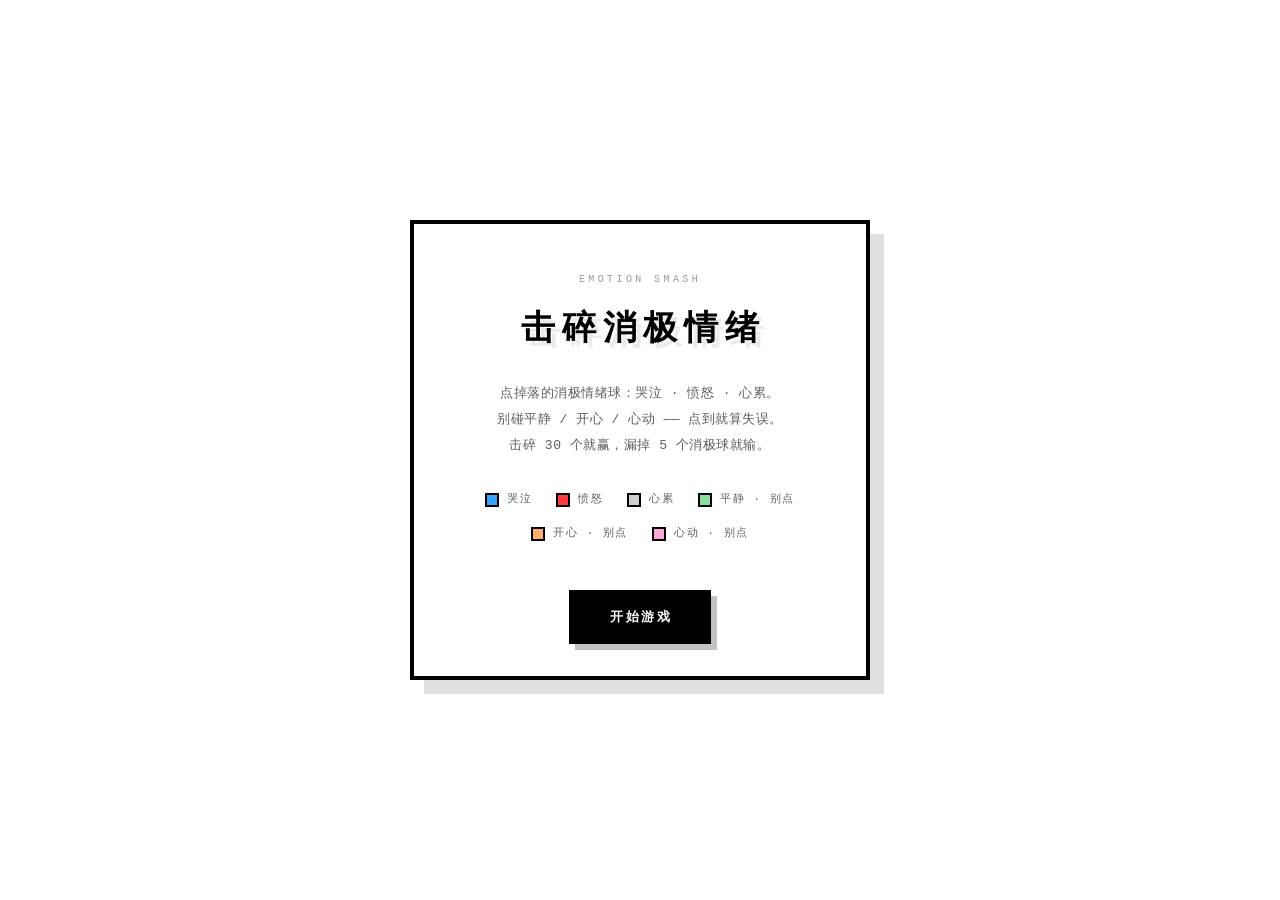
<file: game.html>
<!DOCTYPE html>
<html lang="zh-CN">
<head>
  <meta charset="UTF-8" />
  <meta name="viewport" content="width=device-width, initial-scale=1" />
  <title>击碎消极情绪 · 情绪像素球</title>
  <link rel="stylesheet" href="css/style.css" />
  <!-- 六种情绪球的形状：和 P3 弹窗、P4 海报共用同一份，不另写一套 -->
  <link rel="stylesheet" href="css/mood.css" />
  <link rel="stylesheet" href="css/game.css" />
</head>
<body class="page-game">

  <!-- ==================== 顶部计分 ==================== -->
  <header class="ghud">
    <div class="ghud__left">
      <a class="ghud__back" href="index.html">&larr; BACK</a>
      <p class="ghud__tip">击碎你的消极情绪吧！</p>
    </div>

    <div class="ghud__stats">
      <span class="ghud__item">击碎 <b id="statHits">0</b> / 30</span>
      <span class="ghud__item ghud__item--warn">失误 <b id="statErr">0</b></span>
      <span class="ghud__item ghud__item--warn">漏掉消极球 <b id="statMiss">0</b> / 5</span>
    </div>
  </header>

  <!-- 进度条 -->
  <div class="gbar"><i class="gbar__fill" id="gbarFill"></i></div>

  <!-- ==================== 舞台 ====================
       球不再画在 canvas 上：每颗都是一个 .gball，里面装
       Mood.ballHTML(id) 拼出来的情绪球（样式在 css/mood.css） -->
  <main class="gstage" id="gstage">
    <div class="gfield" id="gfield"></div>
  </main>

  <!-- 误点积极球时的全屏红闪 -->
  <div class="gflash" id="gflash" aria-hidden="true"></div>

  <!-- ==================== 开始画面 ==================== -->
  <div class="goverlay" id="startScreen">
    <div class="gcard">
      <p class="gcard__tag">EMOTION SMASH</p>
      <h1 class="gcard__title">击碎消极情绪</h1>

      <p class="gcard__desc">
        点掉落的消极情绪球：哭泣 · 愤怒 · 心累。<br />
        别碰平静 / 开心 / 心动 —— 点到就算失误。<br />
        击碎 30 个就赢，漏掉 5 个消极球就输。
      </p>

      <ul class="gcard__legend">
        <li><i class="pin pin--blue"></i>哭泣</li>
        <li><i class="pin pin--red"></i>愤怒</li>
        <li><i class="pin pin--gray"></i>心累</li>
        <li><i class="pin pin--green"></i>平静 · 别点</li>
        <li><i class="pin pin--orange"></i>开心 · 别点</li>
        <li><i class="pin pin--pink"></i>心动 · 别点</li>
      </ul>

      <button class="gbtn gbtn--solid" id="startBtn" type="button">开始游戏</button>
    </div>
  </div>

  <!-- ==================== 胜利画面 ==================== -->
  <div class="goverlay" id="winScreen" hidden>
    <div class="gcard">
      <p class="gcard__tag">GAME CLEAR</p>
      <h2 class="gcard__title">全都击碎了</h2>
      <p class="gcard__desc" id="winDesc">你击碎了 30 个消极情绪球。</p>
      <p class="gcard__stats" id="winStats">失误 0 次 · 漏掉 0 个</p>

      <div class="gcard__actions">
        <button class="gbtn gbtn--solid" id="againBtn" type="button">再玩一次</button>
        <a class="gbtn" href="index.html">回到首页</a>
      </div>
    </div>
  </div>

  <!-- ==================== 失败画面 ==================== -->
  <div class="goverlay" id="loseScreen" hidden>
    <div class="gcard">
      <p class="gcard__tag">GAME OVER</p>
      <h2 class="gcard__title">失败</h2>
      <p class="gcard__desc">被消极情绪吞噬了...</p>
      <p class="gcard__stats" id="loseStats">击碎 0 个 · 失误 0 次 · 漏掉 5 个</p>

      <div class="gcard__actions">
        <button class="gbtn gbtn--solid" id="retryBtn" type="button">再来一次</button>
        <a class="gbtn" href="index.html">回到首页</a>
      </div>
    </div>
  </div>

  <!-- 情绪球模块必须在 game.js 之前 -->
  <script src="js/mood.js"></script>
  <script src="js/game.js"></script>
</body>
</html>
</file>
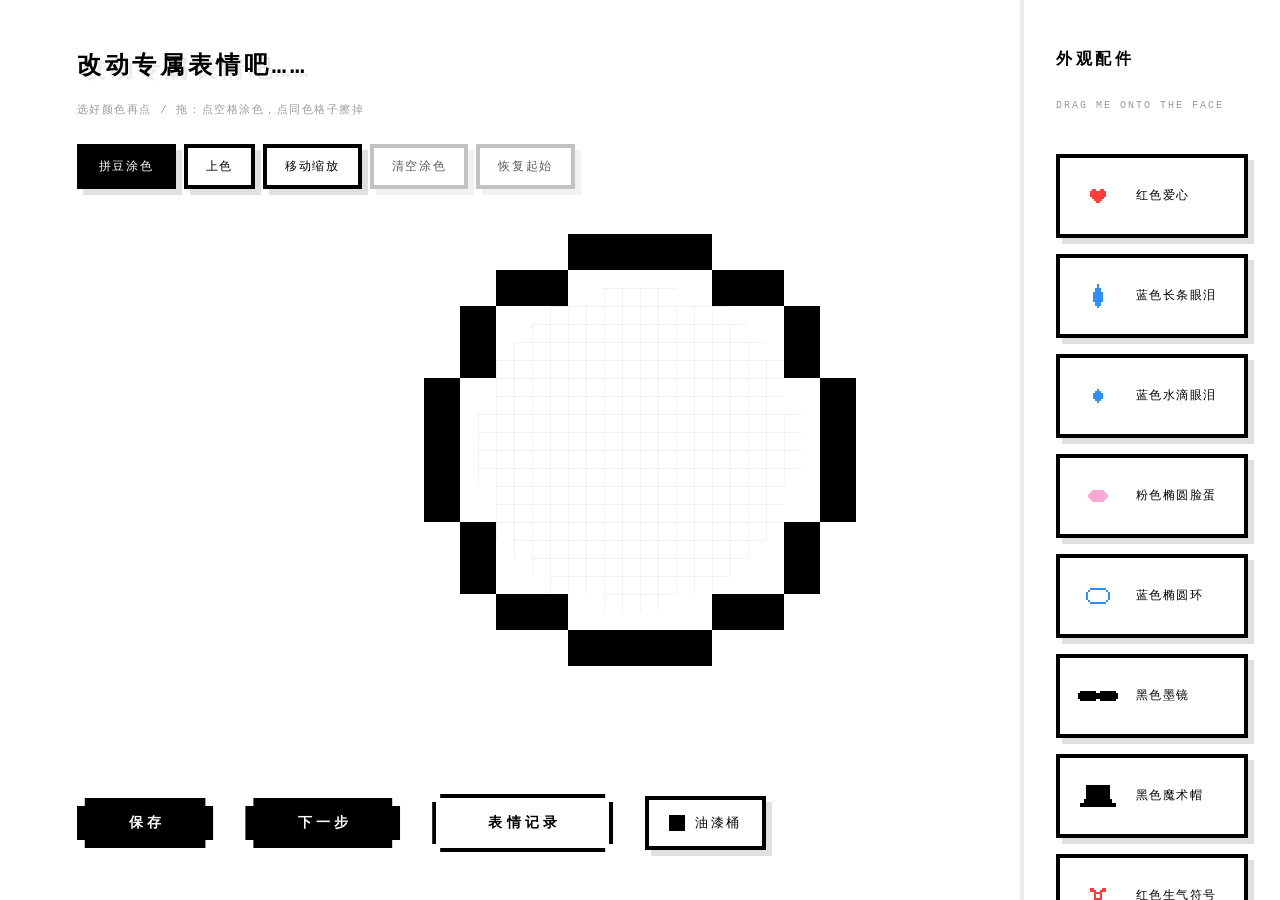
<file: p2.html>
<!DOCTYPE html>
<html lang="zh-CN">
<head>
  <meta charset="UTF-8" />
  <meta name="viewport" content="width=device-width, initial-scale=1" />
  <title>情绪捏脸 · 情绪像素块</title>
  <link rel="stylesheet" href="css/style.css" />
  <link rel="stylesheet" href="css/p2.css" />
</head>
<body class="page-studio">

  <div class="studio">

    <!-- 左上角文案 + 工具切换 -->
    <header class="studio__hint">
      <p class="studio__title">改动专属表情吧……</p>
      <p class="studio__tip" id="studioTip">单击像素涂黑 · 再点一下擦白 · 按住拖动可连续涂抹</p>

      <!-- 两种模式互斥：涂色层和五官/配件都靠 pointer-events 让路，
           同一时刻只有一方能收到鼠标，不会互相抢事件 -->
      <div class="tools">
        <button class="tool is-on" id="modePaint" data-mode="paint" type="button">拼豆涂色</button>
        <!-- 上色 = 用左下角「油漆桶」里选中的颜色给整块换色 -->
        <button class="tool" id="modeBucket" data-mode="recolor" type="button">上色</button>
        <button class="tool" id="modeMove" data-mode="move" type="button">移动缩放</button>
        <button class="tool tool--ghost" id="paintClear" type="button">清空涂色</button>
        <button class="tool tool--ghost" id="resetAll" type="button">恢复起始</button>
      </div>
    </header>

    <!-- 中心舞台 -->
    <main class="stage">
      <!-- 人脸容器：绝对居中钉在页面正中心，自身不接收鼠标事件。
           类名用 face-ball 而不是 face —— style.css 里已经有一个 .face
           （首页卡牌上的 72px 像素脸，带白底黑框），撞名会连带把边框和内阴影带过来 -->
      <div class="face-ball" id="ball">
        <!-- 24×24 像素画布，圆环由 JS 按掩码填格 -->
        <div class="face-ball__canvas" id="ballRing" aria-hidden="true"></div>

        <!-- 拼豆涂色层：同一套 24×24 栅格，JS 只铺圆环内部的格子。
             夹在圆环之上、五官之下，只有涂色模式才接管鼠标 -->
        <div class="face-ball__paint" id="ballPaint" aria-hidden="true"></div>

        <!-- is-default = 出厂那对平静五官。JS 还没跑起来的瞬间它就是初始表情，
             带上这个类，才不会被当成「用户画的东西」显示出来。
             上色 / 移动模式由 CSS 收起，动过之后 JS 会把这个类摘掉 -->
        <div class="part part--eye is-default" data-part="eye-l"><i class="px-eye"></i></div>
        <div class="part part--eye is-default" data-part="eye-r"><i class="px-eye"></i></div>

        <div class="part part--mouth is-default" data-part="mouth">
          <div class="mouth__px">
            <span></span><span></span><span></span>
            <span></span><span></span><span></span>
          </div>
        </div>
      </div>
    </main>

    <!-- 右侧配件栏：定宽 + 整屏高，内容超了就自己滚（tray__inner 负责居中） -->
    <aside class="tray">
      <div class="tray__inner">
        <h2 class="tray__title">外观配件</h2>
        <p class="tray__sub">DRAG ME ONTO THE FACE</p>

        <!-- 配件的形状和颜色全部写在 js/p2.js 的 PROP_ART 里，
             这里只声明有哪几种；缩略图由同一份掩码画出来，所见即所得 -->
        <div class="tray__list">
          <button class="chip" type="button" data-prop="heart">
            <i class="chip__swatch"></i><span class="chip__name">红色爱心</span>
          </button>
          <button class="chip" type="button" data-prop="tear-long">
            <i class="chip__swatch"></i><span class="chip__name">蓝色长条眼泪</span>
          </button>
          <button class="chip" type="button" data-prop="tear-drop">
            <i class="chip__swatch"></i><span class="chip__name">蓝色水滴眼泪</span>
          </button>
          <button class="chip" type="button" data-prop="blush">
            <i class="chip__swatch"></i><span class="chip__name">粉色椭圆脸蛋</span>
          </button>
          <button class="chip" type="button" data-prop="ring">
            <i class="chip__swatch"></i><span class="chip__name">蓝色椭圆环</span>
          </button>
          <button class="chip" type="button" data-prop="glasses">
            <i class="chip__swatch"></i><span class="chip__name">黑色墨镜</span>
          </button>
          <button class="chip" type="button" data-prop="hat">
            <i class="chip__swatch"></i><span class="chip__name">黑色魔术帽</span>
          </button>
          <button class="chip" type="button" data-prop="anger">
            <i class="chip__swatch"></i><span class="chip__name">红色生气符号</span>
          </button>
        </div>
      </div>
    </aside>

    <!-- 左下角：保存 + 下一步 + 表情记录 + 油漆桶调色盘 -->
    <div class="dock">
      <!-- 保存 = 落库（P4 读同一份数据）+ 追加一条表情记录 + 导出一张透明 PNG -->
      <button class="save" id="saveBtn" type="button">保存</button>
      <!-- 下一步 = 不走下载，直接去 P3 选今天的心情。
           样式直接复用 .save，和「保存」是同一块黑色实心像素按钮 -->
      <button class="save" id="nextBtn" type="button">下一步</button>
      <button class="save save--ghost" id="recordsBtn" type="button">表情记录</button>

      <div class="palette" id="palette">
        <!-- 点它弹出/收起色板；小方块显示当前选中的颜色 -->
        <button class="palette__btn" id="paletteBtn" type="button" aria-expanded="false">
          <i class="palette__pip" id="palettePip"></i><span>油漆桶</span>
        </button>
        <!-- 9 个色块由 JS 按 PALETTE 生成 -->
        <div class="palette__panel" id="palettePanel" role="listbox" aria-label="选择颜色"></div>
      </div>
    </div>
  </div>

  <!-- 表情记录弹窗：缩略图由导出用的同一支画笔画出，点一张就载回画布 -->
  <div class="records" id="records" aria-hidden="true">
    <div class="records__box" role="dialog" aria-modal="true" aria-label="表情记录">
      <div class="records__head">
        <h2 class="records__title">表情记录</h2>
        <button class="records__close" id="recordsClose" type="button">关闭</button>
      </div>

      <p class="records__empty" id="recordsEmpty">
        还没有保存过的表情，点左下角「保存」就会存下一条。
      </p>
      <div class="records__grid" id="recordsGrid"></div>
    </div>
  </div>

  <div class="toast" id="toast" role="status">表情已保存</div>

  <script src="js/p2.js"></script>
</body>
</html>
</file>
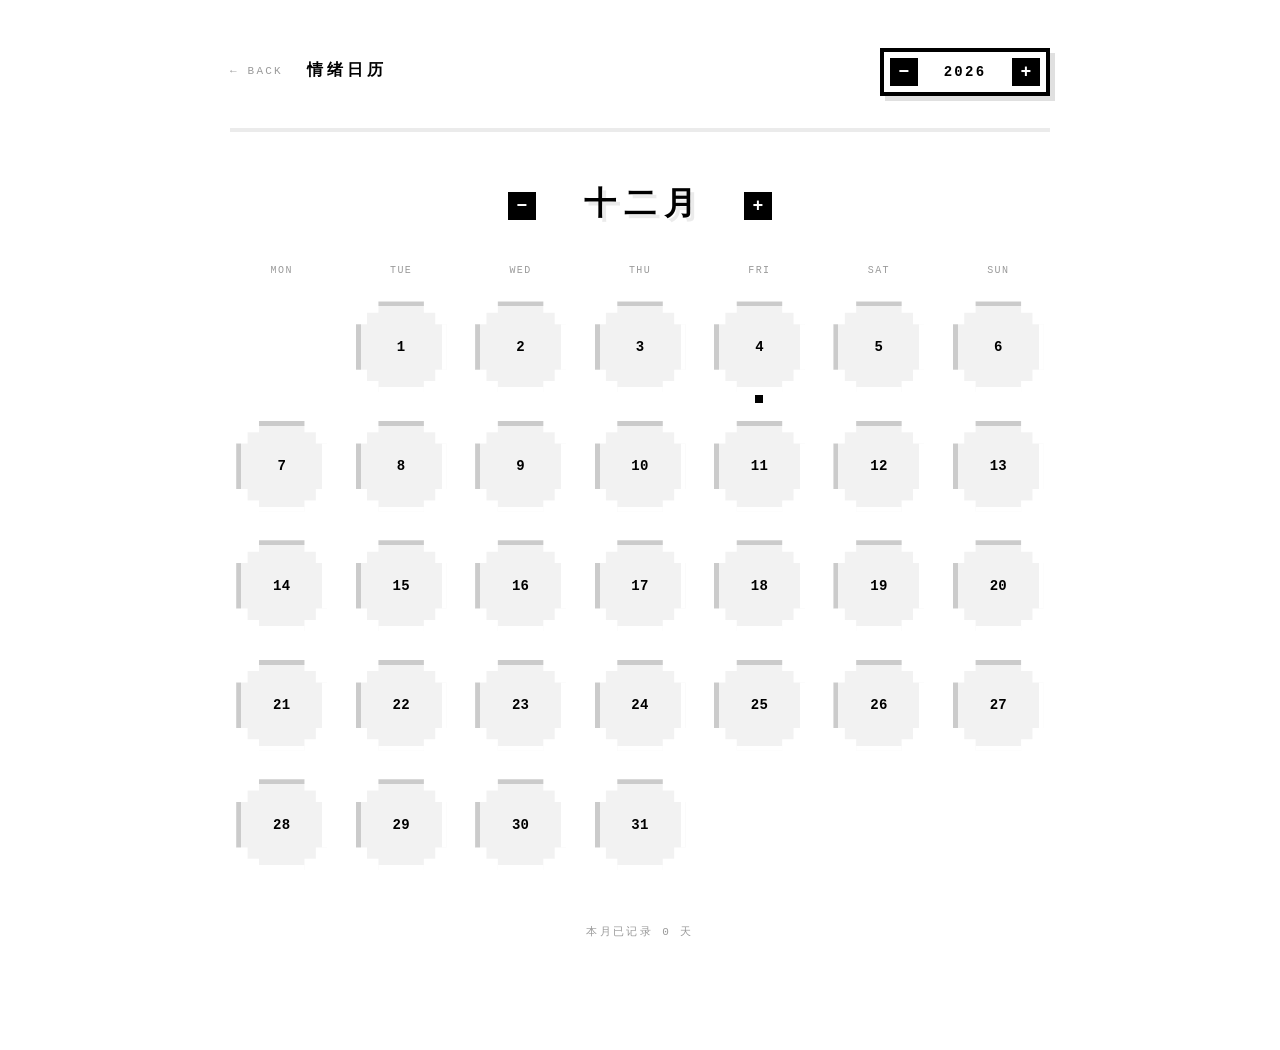
<file: p3.html>
<!DOCTYPE html>
<html lang="zh-CN">
<head>
  <meta charset="UTF-8" />
  <meta name="viewport" content="width=device-width, initial-scale=1" />
  <title>情绪日历 · 情绪像素块</title>
  <link rel="stylesheet" href="css/style.css" />
  <!-- 情绪球形状：p3 的弹窗和 p4 海报共用，先引它再引 p3.css -->
  <link rel="stylesheet" href="css/mood.css" />
  <link rel="stylesheet" href="css/p3.css" />
</head>
<body class="page-calendar">

  <!-- ==================== 顶栏 ==================== -->
  <header class="bar">
    <a class="bar__back" href="index.html">&larr; BACK</a>

    <h1 class="bar__title">情绪日历</h1>

    <!-- 年份可修改 -->
    <div class="stepper">
      <button class="stepper__btn" id="prevYear" type="button" aria-label="上一年">&minus;</button>
      <span class="stepper__value" id="yearLabel">2026</span>
      <button class="stepper__btn" id="nextYear" type="button" aria-label="下一年">&plus;</button>
    </div>
  </header>

  <!-- ==================== 日历 ==================== -->
  <main class="cal">

    <div class="cal__month">
      <button class="stepper__btn" id="prevMonth" type="button" aria-label="上个月">&minus;</button>
      <span class="cal__month-name" id="monthLabel">十月</span>
      <button class="stepper__btn" id="nextMonth" type="button" aria-label="下个月">&plus;</button>
    </div>

    <div class="cal__weekdays" aria-hidden="true">
      <span>MON</span><span>TUE</span><span>WED</span><span>THU</span>
      <span>FRI</span><span>SAT</span><span>SUN</span>
    </div>

    <div class="cal__grid" id="grid"></div>

    <p class="cal__stat" id="stat">本月已记录 0 天</p>

    <!-- 确认后弹出的按钮 -->
    <button class="make-card" id="makeCardBtn" type="button" hidden>
      生成情绪卡片
    </button>
  </main>

  <!-- ==================== 情绪选择弹窗 ==================== -->
  <div class="modal" id="picker" hidden>
    <div class="modal__mask" data-close></div>

    <div class="modal__box" role="dialog" aria-modal="true" aria-labelledby="pickerTitle">
      <h2 class="modal__title" id="pickerTitle">10 月 14 日</h2>
      <p class="modal__sub">今天是什么情绪？</p>

      <div class="emo-list" id="emoList"></div>

      <div class="modal__actions">
        <button class="btn btn--ghost" id="pickerCancel" type="button">取消</button>
        <button class="btn btn--solid" id="pickerOk" type="button">确认</button>
      </div>
    </div>
  </div>

  <div class="toast" id="toast" role="status">已保存</div>

  <!-- 情绪球（形状定义在 css/mood.css）：P3 弹窗和 P4 海报共用 -->
  <script src="js/mood.js"></script>
  <script src="js/p3.js"></script>
</body>
</html>
</file>
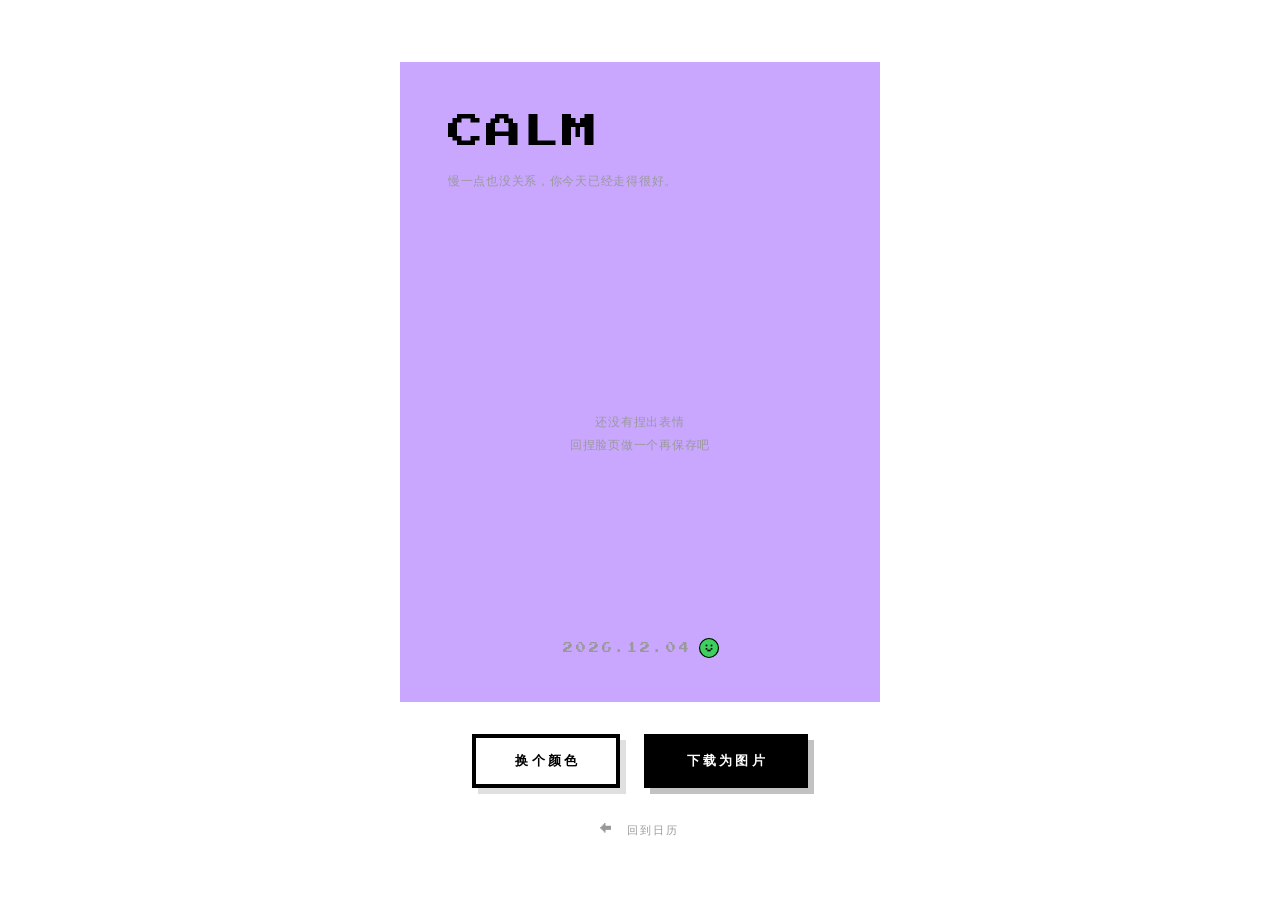
<file: p4.html>
<!DOCTYPE html>
<html lang="zh-CN">
<head>
  <meta charset="UTF-8" />
  <meta name="viewport" content="width=device-width, initial-scale=1" />
  <title>情绪海报 · 情绪像素块</title>
  <link rel="stylesheet" href="css/style.css" />
  <!-- 情绪球形状：p3 弹窗和本页共用同一份 -->
  <link rel="stylesheet" href="css/mood.css" />
  <link rel="stylesheet" href="css/p4.css" />

  <!-- 像素字体：左上角英文走真正的像素字 Press Start 2P；
       中文提示用系统宋体（SimSun），不需要额外下载 -->
  <link rel="preconnect" href="https://fonts.googleapis.com" />
  <link rel="preconnect" href="https://fonts.gstatic.com" crossorigin />
  <link
    href="https://fonts.googleapis.com/css2?family=Press+Start+2P&display=swap"
    rel="stylesheet"
  />
</head>
<body class="page-poster">

  <!-- ==================== 过渡：从右到左吃糖球 ==================== -->
  <div class="eater" id="eater" aria-hidden="true">
    <div class="eater__track" id="eaterTrack"></div>
    <div class="eater__mouth" id="eaterMouth"></div>
  </div>

  <!-- ==================== 海报 ==================== -->
  <main class="stage" id="stage" hidden>

    <div class="poster-wrap" id="posterWrap">
      <div class="poster" id="poster">

        <!-- 顶部：像素大字的情绪英文（太长会折行）+ 正下方一句浅灰中文提示 -->
        <div class="poster__head">
          <p class="poster__emo" id="posterEmo">CALM</p>
          <p class="poster__note" id="posterNote">&mdash;</p>
        </div>

        <!-- 中心：P2 捏出来、保存下来的那张表情 -->
        <div class="poster__face" id="posterFace"></div>

        <!-- 底部居中：日期 + 紧挨在它右边的 P3 情绪小圆球 -->
        <div class="poster__foot">
          <p class="poster__date" id="posterDate">2026.10.14</p>
          <div class="poster__ball" id="posterBall" aria-hidden="true"></div>
        </div>
      </div>
    </div>

    <div class="stage__actions">
      <button class="pbtn" id="shuffleBtn" type="button">换个颜色</button>
      <button class="pbtn pbtn--solid" id="downloadBtn" type="button">下载为图片</button>
    </div>

    <a class="stage__back" href="p3.html">&larr; 回到日历</a>
  </main>

  <div class="toast" id="toast" role="status"></div>

  <script src="js/mood.js"></script>
  <script src="js/face-art.js"></script>
  <script src="js/p4.js"></script>
</body>
</html>
</file>
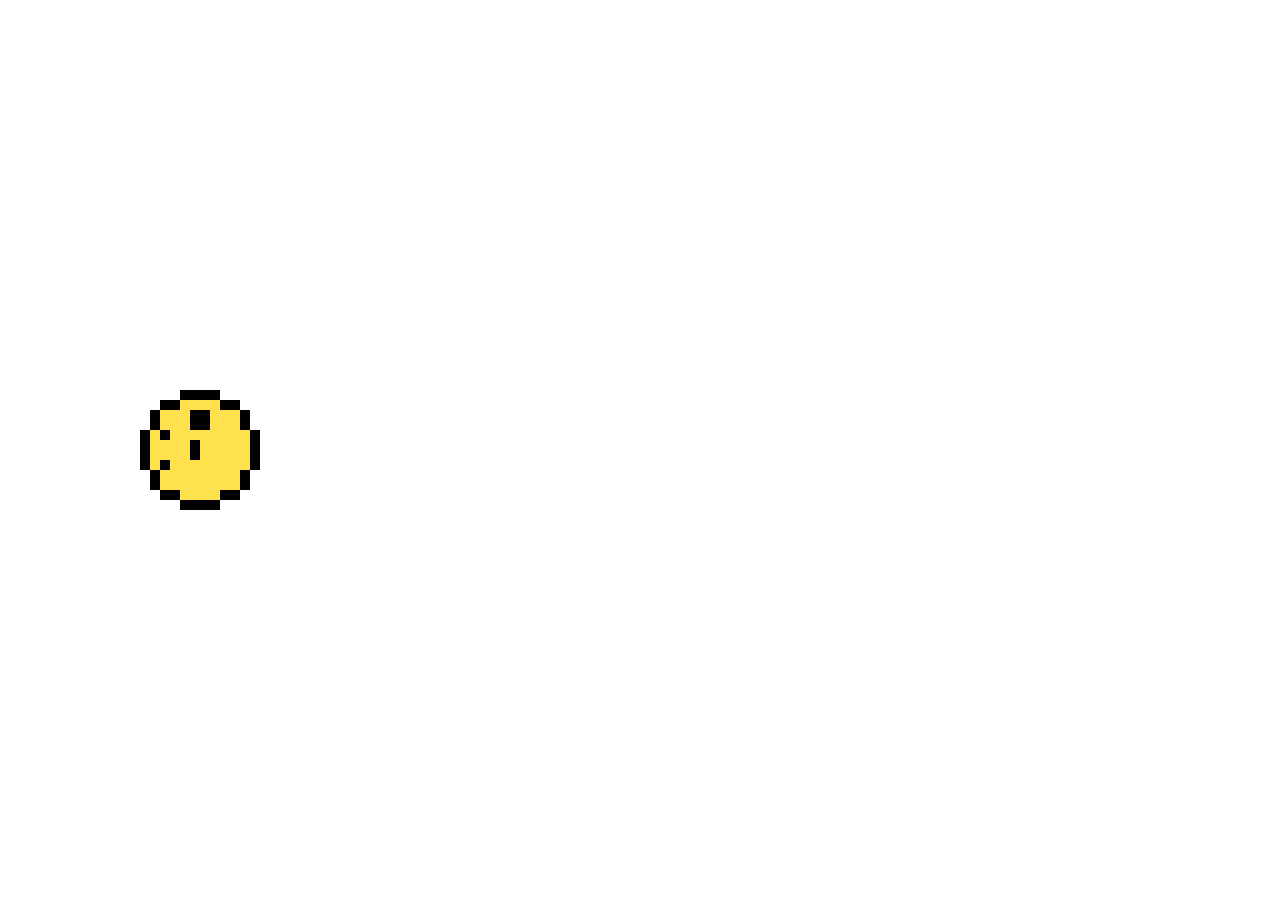
<file: transition.html>
<!DOCTYPE html>
<html lang="zh-CN">
<head>
  <meta charset="UTF-8" />
  <meta name="viewport" content="width=device-width, initial-scale=1" />
  <title>情绪像素球 · 正在生成海报</title>
  <style>
    /* =========================================================
       P3 → P4 过渡页：像素吃豆人吃 6 颗糖豆
       ---------------------------------------------------------
       画法全部是纯 CSS：
       · 吃豆人 = 两个 120×120 的方块，用 clip-path 的 polygon 描出
         12×12 的像素台阶轮廓（外层黑、内层黄），眼睛是一个 20×20 方块
       · 糖豆 = 18×18 的方块 + 3px 黑边框
       不使用任何图片、不引入外部字体，离线也能跑
       ========================================================= */

    * { box-sizing: border-box; }

    html, body { height: 100%; margin: 0; }

    body {
      display: grid;
      place-items: center;
      background: #ffffff;          /* 纯白背景 */
      overflow: hidden;
    }

    /* 舞台：720 × 200，吃豆人和糖豆都在里面绝对定位 */
    .stage {
      position: relative;
      width: 720px;
      height: 200px;
    }

    /* ---------- 6 颗糖豆：从左到右 红 绿 蓝 紫 灰 橘 ----------
       位置固定，靠 animation-delay 决定被吃掉的时间点 */
    .bean {
      position: absolute;
      top: 91px;
      width: 18px;
      height: 18px;
      background: var(--c);
      border: 3px solid #000000;
      animation: bean-eaten .1s linear forwards;
      animation-delay: var(--d);
    }

    .bean--red    { --c: #ff3b3b; }
    .bean--green  { --c: #3fcf5e; }
    .bean--blue   { --c: #2f8fff; }
    .bean--purple { --c: #a06bff; }
    .bean--gray   { --c: #9a9a9a; }
    .bean--orange { --c: #ff9a3c; }

    /* 吃豆人从右往左走：速度 860 / 2.5s = 344px/s，
       玩家中心到达每颗糖豆的时间点就是下面的 delay */
    .bean:nth-child(1) { left: 51px;  --d: 2.09s; }   /* 红 */
    .bean:nth-child(2) { left: 151px; --d: 1.80s; }   /* 绿 */
    .bean:nth-child(3) { left: 251px; --d: 1.51s; }   /* 蓝 */
    .bean:nth-child(4) { left: 351px; --d: 1.22s; }   /* 紫 */
    .bean:nth-child(5) { left: 451px; --d: .93s; }    /* 灰 */
    .bean:nth-child(6) { left: 551px; --d: .64s; }    /* 橘 */

    @keyframes bean-eaten {
      to { opacity: 0; transform: scale(.2); }
    }

    /* ---------- 吃豆人 ----------
       .pac 负责从左往右的位移，里面的 .pac__sprite 只负责翻转朝向
       （图形画的是朝右，scaleX(-1) 翻成朝左，正好吃左边的糖豆） */
    .pac {
      position: absolute;
      left: 720px;
      top: 40px;
      width: 120px;
      height: 120px;
      animation: pac-run 2.5s linear forwards;
    }

    @keyframes pac-run {
      from { transform: translateX(0); }
      to   { transform: translateX(-860px); }
    }

    .pac__sprite {
      position: absolute;
      inset: 0;
      transform: scaleX(-1);
    }

    /* 一帧 = 黑轮廓 + 黄身体 + 眼睛，两层用同一个 polygon 缩一圈 */
    .pac__frame {
      position: absolute;
      inset: 0;
    }

    .pac__edge,
    .pac__body {
      position: absolute;
      inset: 0;
    }

    .pac__edge {
      background: #000000;                     /* 粗黑轮廓 */
      clip-path: var(--edge);
    }

    .pac__body {
      background: #ffe14d;                     /* 身体黄 */
      clip-path: var(--body);
    }

    /* 单只眼睛：2×2 格 = 20×20 */
    .pac__eye {
      position: absolute;
      left: 50px;
      top: 20px;
      width: 20px;
      height: 20px;
      background: #000000;
    }

    /* 嘴巴张开 / 闭合两帧交替，形成咀嚼循环 */
    .pac__frame--closed { animation: chomp-a .28s linear infinite; }
    .pac__frame--open   { animation: chomp-b .28s linear infinite; }

    @keyframes chomp-a {
      0%, 49.9% { opacity: 1; }
      50%, 100% { opacity: 0; }
    }

    @keyframes chomp-b {
      0%, 49.9% { opacity: 0; }
      50%, 100% { opacity: 1; }
    }

    /* ---------- 闭嘴：完整台阶圆 ---------- */
    .pac__frame--closed {
      --edge: polygon(
        40px 0,    80px 0,
        80px 10px, 100px 10px,
        100px 20px, 110px 20px,
        110px 40px, 120px 40px,
        120px 80px, 110px 80px,
        110px 100px, 100px 100px,
        100px 110px, 80px 110px,
        80px 120px, 40px 120px,
        40px 110px, 20px 110px,
        20px 100px, 10px 100px,
        10px 80px,  0px 80px,
        0px 40px,  10px 40px,
        10px 20px, 20px 20px,
        20px 10px, 40px 10px
      );
      --body: polygon(
        40px 10px, 80px 10px,
        80px 20px, 100px 20px,
        100px 40px, 110px 40px,
        110px 80px, 100px 80px,
        100px 100px, 80px 100px,
        80px 110px, 40px 110px,
        40px 100px, 20px 100px,
        20px 80px, 10px 80px,
        10px 40px, 20px 40px,
        20px 20px, 40px 20px
      );
    }

    /* ---------- 张嘴：右侧挖出一个 V 形缺口（朝左吃，翻转后开口在左边） ---------- */
    .pac__frame--open {
      --edge: polygon(
        40px 0,    80px 0,
        80px 10px, 100px 10px,
        100px 20px, 110px 20px,
        110px 40px, 100px 40px,
        100px 50px, 70px 50px,
        70px 70px, 100px 70px,
        100px 80px, 110px 80px,
        110px 100px, 100px 100px,
        100px 110px, 80px 110px,
        80px 120px, 40px 120px,
        40px 110px, 20px 110px,
        20px 100px, 10px 100px,
        10px 80px,  0px 80px,
        0px 40px,  10px 40px,
        10px 20px, 20px 20px,
        20px 10px, 40px 10px
      );
      --body: polygon(
        40px 10px, 80px 10px,
        80px 20px, 100px 20px,
        100px 40px, 90px 40px,
        90px 50px, 60px 50px,
        60px 70px, 90px 70px,
        90px 80px, 100px 80px,
        100px 100px, 80px 100px,
        80px 110px, 40px 110px,
        40px 100px, 20px 100px,
        20px 80px, 10px 80px,
        10px 40px, 20px 40px,
        20px 20px, 40px 20px
      );
    }

    /* 小屏整体缩一下，位置关系不变 */
    @media (max-width: 800px) {
      .stage { transform: scale(.72); }
    }

    @media (max-width: 560px) {
      .stage { transform: scale(.5); }
    }
  </style>
</head>
<body>
  <main class="stage" role="img" aria-label="像素吃豆人正在吃掉六颗糖豆，马上生成海报">
    <!-- 糖豆：红 绿 蓝 紫 灰 橘 -->
    <i class="bean bean--red"></i>
    <i class="bean bean--green"></i>
    <i class="bean bean--blue"></i>
    <i class="bean bean--purple"></i>
    <i class="bean bean--gray"></i>
    <i class="bean bean--orange"></i>

    <!-- 吃豆人：黑轮廓 + 黄身体 + 单眼，嘴巴两张嘴交替 -->
    <div class="pac">
      <div class="pac__sprite">
        <div class="pac__frame pac__frame--closed">
          <i class="pac__edge"></i>
          <i class="pac__body"></i>
          <i class="pac__eye"></i>
        </div>
        <div class="pac__frame pac__frame--open">
          <i class="pac__edge"></i>
          <i class="pac__body"></i>
          <i class="pac__eye"></i>
        </div>
      </div>
    </div>
  </main>

  <script>
    /* 动画总长 2.5 秒，播完直接去海报页。
       p4.html 不带 ?play —— 过渡在这里已经演过了，别再演一遍 */
    setTimeout(function () {
      window.location.href = 'p4.html';
    }, 2500);
  </script>
</body>
</html>
</file>
<file: css/style.css>
/* =========================================================
   情绪像素块 · 全局视觉规范
   - 纯白背景 / 黑白主色 / 像素等宽字体
   - 所有图形纯 CSS 绘制，无图片、无第三方库
   - 果冻弹性 + 硬阴影景深 + 自定义像素光标
   ========================================================= */

/* =========================================================
   中文像素字体 · 只给主标题用
   Zpix by SolidZORO · SIL OFL 1.1
   https://github.com/SolidZORO/zpix-pixel-font
   ---------------------------------------------------------
   字体文件已随项目放在 fonts/Zpix.ttf，本地读盘是毫秒级，
   不再受 CDN 速度影响（原来那条 4.5MB 的远程 TTF，首屏往往
   还没来得及下载完，标题已经用回退字体画出来了）。
   后面再挂一条 jsDelivr 兜底：万一本地文件被挪走或删掉，
   浏览器会自动去取远程那份。
   ========================================================= */
@font-face {
  font-family: "Zpix";
  src: url("../fonts/Zpix.ttf") format("truetype"),
       url("https://cdn.jsdelivr.net/gh/SolidZORO/zpix-pixel-font@3.1.1/dist/Zpix.ttf")
       format("truetype");
  font-style: normal;
  font-weight: 400;
  font-display: swap;
  /* 只声明标题真正用到的那 5 个汉字（情 绪 像 素 块）。
     其他字不匹配这条规则，也就不会用到这个字体。
     想让整站中文都变像素风，把它换成 U+4E00-9FFF 即可 */
  unicode-range: U+60C5, U+7EEA, U+50CF, U+7D20, U+5757;
}

/* ---------- 0. 设计变量 ---------- */
:root {
  /* 色板：只有黑与白，中间用透明度做灰阶 */
  --paper:   #ffffff;
  --ink:     #000000;
  --ink-90:  rgba(0, 0, 0, .90);
  --ink-64:  rgba(0, 0, 0, .64);
  --ink-40:  rgba(0, 0, 0, .40);
  --ink-24:  rgba(0, 0, 0, .24);
  --ink-16:  rgba(0, 0, 0, .16);
  --ink-12:  rgba(0, 0, 0, .12);
  --ink-08:  rgba(0, 0, 0, .08);
  --ink-05:  rgba(0, 0, 0, .05);

  /* 像素栅格：一切尺寸都是 8 的倍数 */
  --px:  8px;
  --px2: 16px;
  --px3: 24px;
  --px4: 32px;
  --px6: 48px;
  --px8: 64px;
  --line: 4px;          /* 像素描边宽度 */

  /* 像素字体：英文走 Press Start 2P（不含中文字形），
     中文自动回退到 ZCOOL QingKe HuangYou；
     两者都没加载出来时再退回系统等宽 */
  --font-pixel: "Press Start 2P", "ZCOOL QingKe HuangYou",
                "Courier New", "Microsoft YaHei", "PingFang SC", monospace;

  /* 像素字距：所有文字统一 2px */
  --pixel-tracking: 2px;

  /* 动效曲线 */
  --jelly: cubic-bezier(.34, 1.56, .64, 1);   /* 果冻回弹（带过冲） */
  --fall:  cubic-bezier(.55, 0, .45, 1);      /* 匀加速下落 */

  /* 自定义黑色像素光标（内联 SVG，18x24，热区左上角） */
  --cursor-pixel:
    url("data:image/svg+xml,%3Csvg%20xmlns='http://www.w3.org/2000/svg'%20width='18'%20height='24'%20shape-rendering='crispEdges'%3E%3Cpath%20d='M0%200L0%2018L6%2012L9%2021L12%2018L9%209L15%209Z'%20fill='%23000000'/%3E%3C/svg%3E")
    0 0, auto;
}

/* ---------- 1. 基础重置 ---------- */
*,
*::before,
*::after {
  box-sizing: border-box;
  cursor: inherit;              /* 全站统一像素光标 */
}

html {
  scroll-behavior: smooth;
  cursor: var(--cursor-pixel);
  /* 页面底色挂在 html 上。背景 canvas 是 z-index:-1，
     如果 body 还有不透明背景，会把它整个盖住看不见 */
  background: var(--paper);
}

body {
  margin: 0;
  /* 让出层级给 #jelly-bg，背景色由 html 承担 */
  background: transparent;
  color: var(--ink);
  font-family: var(--font-pixel);
  font-size: 16px;
  line-height: 1.6;
  letter-spacing: var(--pixel-tracking);   /* 全站统一 2px 像素字距 */
  overflow-x: hidden;
  /* 文字要“硬”，真正起作用的是这两行（关掉抗锯齿）；
     image-rendering 只影响位图缩放，对文字本身无效果，加在这里是备位图用 */
  -webkit-font-smoothing: none;
  font-smooth: never;
  image-rendering: pixelated;
}

h1, h2, h3, p { margin: 0; }

/* Press Start 2P / ZCOOL QingKe HuangYou 都只有 400 一个字重，
   声明 700 会让浏览器做合成粗体（边缘发糊），所以统一压回 400 */
h1, h2, h3, b, strong { font-weight: 400; }

a { color: inherit; text-decoration: none; }

::selection { background: var(--ink); color: var(--paper); }

/* 键盘可访问性：像素方块焦点框 */
:focus-visible {
  outline: var(--line) dashed var(--ink);
  outline-offset: 6px;
}

/* =========================================================
  1.5 第一屏容器：果冻球只在这里活动（js/jellyball-bg.js）
  ---------------------------------------------------------
  高度锁死一屏 + overflow:hidden，多出来的球直接被裁掉，
  所以往下滚只看到第二、三屏原本的内容。
  isolation 让 canvas(0) 与文字(1) 的层级只在屏内比较，
  不会跑去和页面其他区块抢层级。
  ========================================================= */
#hero-section {
  position: relative;     /* canvas / 导航的定位基准 */
  width: 100%;
  height: 100vh;          /* 正好一屏 */
  overflow: hidden;       /* 关掉溢出：球不会漏到第二屏 */
  isolation: isolate;
}

/* p5 软体物理果冻球（js/jellyball-bg.js）
   宽高由 JS 按 #hero-section 同步为 inline 样式，这里只管摆放。
   选择器同时写 #hero-section canvas 是道保险：万一 p5 的 id 没设上，
   这块画布也绝不会抢走鼠标事件 */
#jelly-bg,
#hero-section canvas {
  position: absolute;     /* 相对 #hero-section，不再是整个视口 */
  top: 0;
  left: 0;
  z-index: 0;             /* 垫在标题 / 按钮 / 导航之下 */
  pointer-events: none;   /* 关键：不抢鼠标，底下的按钮才点得到 */
  display: block;
}

/* =========================================================
   2. 导航（第一屏右上角，随第一屏滚走）
   ========================================================= */
.nav {
  /* 原来是 fixed（全站吸顶）。现在导航属于第一屏容器，
     改成 absolute 相对 #hero-section 定位，随第一屏一起滚走 */
  position: absolute;
  top: var(--px4);
  right: var(--px6);
  z-index: 2;                        /* 必须高于 .hero(1)：.hero 铺满整屏会截走点击 */
  display: flex;
  gap: var(--px4);
  align-items: center;
  padding: var(--px) var(--px);
  background: var(--paper);          /* 白底，压住底下的果冻球 */
}

.nav__item {
  position: relative;
  /* 右上角导航：纯英文，走 Press Start 2P */
  font-family: var(--font-pixel);
  font-size: 12px;
  font-weight: 400;
  letter-spacing: var(--pixel-tracking);
  white-space: nowrap;
  padding-bottom: 8px;
  opacity: .68;
  transition: opacity .2s var(--jelly);
}

/* hover 时从下往上长出一条像素下划线 */
.nav__item::after {
  content: "";
  position: absolute;
  left: 0;
  right: 0;
  bottom: 0;
  height: 0;
  background: var(--ink);
  transition: height .22s var(--jelly);
}

.nav__item:hover {
  opacity: 1;
}

.nav__item:hover::after {
  height: var(--line);
}

/* =========================================================
   3. 区域一 · HERO
   ========================================================= */
.hero {
  position: relative;
  z-index: 1;                       /* 整块内容压在 canvas(0) 之上，文字和按钮不被球挡 */
  isolation: isolate;               /* 内部独立层叠上下文：标题 z-index:2 只在屏内比较 */
  min-height: 100vh;
  padding: 0 8vw 5vh;
  display: grid;
  grid-template-rows: 1fr auto;
  overflow: hidden;
}

/* 3.1 球的舞台 */
.hero__stage {
  position: absolute;
  inset: 0;
  z-index: 0;
  overflow: hidden;
  pointer-events: none;
}

/* ---------------------------------------------------------
   3.3 像素球本体
   一个 8x8 的像素圆（64×64），全部用 box-shadow 点阵绘制，
   颜色用半透明黑，堆叠时自然产生深浅层次。
   --------------------------------------------------------- */
.ball {
  --c: var(--ink-12);      /* 球体颜色 */
  --dur: 2.8s;             /* 单次下落循环时长 */
  --delay: 0s;             /* 相位延迟，避免同步 */
  --scale: 1;              /* 尺寸倍率 */

  position: absolute;
  bottom: 11vh;            /* 球底贴着地面线 */
  left: var(--x, 50%);
  width: 64px;
  height: 64px;
  background: transparent;
  transform-origin: 50% 100%;   /* 以底部为锚点压扁，像真的砸在地上 */

  box-shadow:
    /* row 0  (y = 0)  */
    16px 0 0 var(--c), 24px 0 0 var(--c), 32px 0 0 var(--c), 40px 0 0 var(--c),
    /* row 1  (y = 8)  */
    8px 8px 0 var(--c), 16px 8px 0 var(--c), 24px 8px 0 var(--c),
    32px 8px 0 var(--c), 40px 8px 0 var(--c), 48px 8px 0 var(--c),
    /* row 2  (y = 16) */
    0 16px 0 var(--c), 8px 16px 0 var(--c), 16px 16px 0 var(--c), 24px 16px 0 var(--c),
    32px 16px 0 var(--c), 40px 16px 0 var(--c), 48px 16px 0 var(--c), 56px 16px 0 var(--c),
    /* row 3  (y = 24) */
    0 24px 0 var(--c), 8px 24px 0 var(--c), 16px 24px 0 var(--c), 24px 24px 0 var(--c),
    32px 24px 0 var(--c), 40px 24px 0 var(--c), 48px 24px 0 var(--c), 56px 24px 0 var(--c),
    /* row 4  (y = 32) */
    0 32px 0 var(--c), 8px 32px 0 var(--c), 16px 32px 0 var(--c), 24px 32px 0 var(--c),
    32px 32px 0 var(--c), 40px 32px 0 var(--c), 48px 32px 0 var(--c), 56px 32px 0 var(--c),
    /* row 5  (y = 40) */
    0 40px 0 var(--c), 8px 40px 0 var(--c), 16px 40px 0 var(--c), 24px 40px 0 var(--c),
    32px 40px 0 var(--c), 40px 40px 0 var(--c), 48px 40px 0 var(--c), 56px 40px 0 var(--c),
    /* row 6  (y = 48) */
    8px 48px 0 var(--c), 16px 48px 0 var(--c), 24px 48px 0 var(--c),
    32px 48px 0 var(--c), 40px 48px 0 var(--c), 48px 48px 0 var(--c),
    /* row 7  (y = 56) */
    16px 56px 0 var(--c), 24px 56px 0 var(--c), 32px 56px 0 var(--c), 40px 56px 0 var(--c);

  animation: jelly-drop var(--dur) var(--delay) infinite;
  will-change: transform;
}

/* 五颗球：不同大小 / 位置 / 节奏，形成景深与错落感 */
.ball--1 { --x: 10%; --dur: 2.4s; --delay: 0s;   --scale: 1.00; --c: rgba(0,0,0,.10); }
.ball--2 { --x: 26%; --dur: 3.1s; --delay: .7s;  --scale: .62;  --c: rgba(0,0,0,.16); }
.ball--3 { --x: 43%; --dur: 2.8s; --delay: 1.3s; --scale: .44;  --c: rgba(0,0,0,.08); }
.ball--4 { --x: 64%; --dur: 3.4s; --delay: .35s; --scale: .80;  --c: rgba(0,0,0,.13); }
.ball--5 { --x: 86%; --dur: 2.6s; --delay: 1.7s; --scale: .54;  --c: rgba(0,0,0,.18); }

/* 果冻下落：加速落下 → 触地压扁 → 弹起拉伸 → 二次落地 → 静止 */
@keyframes jelly-drop {
  0% {
    transform: translateY(-92vh) scale(var(--scale));
    opacity: 0;
    animation-timing-function: var(--fall);
  }
  5%  { opacity: 1; }
  50% {
    transform: translateY(0) scale(var(--scale));
    animation-timing-function: cubic-bezier(.2, 0, .4, 1);
  }
  /* 触地挤压 */
  57% {
    transform: translateY(0)
               scale(calc(var(--scale) * 1.40), calc(var(--scale) * .58));
    animation-timing-function: cubic-bezier(.2, 0, .4, 1);
  }
  /* 回弹拉长 */
  71% {
    transform: translateY(-20vh)
               scale(calc(var(--scale) * .94), calc(var(--scale) * 1.10));
    animation-timing-function: var(--fall);
  }
  /* 二次落地，幅度更小 */
  83% {
    transform: translateY(0)
               scale(calc(var(--scale) * 1.16), calc(var(--scale) * .86));
    animation-timing-function: cubic-bezier(.2, 0, .4, 1);
  }
  91% {
    transform: translateY(-4vh) scale(var(--scale));
    animation-timing-function: var(--fall);
  }
  96%  { opacity: 1; }
  100% {
    transform: translateY(0) scale(var(--scale));
    opacity: 0;
  }
}

/* ---------------------------------------------------------
   3.4 标题（左中）
   --------------------------------------------------------- */
.hero__title {
  position: relative;
  z-index: 2;
  align-self: center;
  justify-self: start;

  /* 中文走 Zpix 像素点阵字体，取不到时按顺序回退：
     站酷庆科黄油体 → 微软雅黑 → 系统无衬线 */
  font-family: "Zpix", "ZCOOL QingKe HuangYou", "Microsoft YaHei", sans-serif;
  font-size: clamp(2.75rem, 8vw, 6.5rem);
  /* 像素字体只提供 400 这一个字重。写 700 / 900 会让浏览器去做
     「合成粗体」（把笔画横向插值加粗），边缘立刻发糊，点阵感全毁。
     font-synthesis: none 直接禁掉这次合成，400 才是最锐利的状态 */
  font-weight: 400;
  font-synthesis: none;
  line-height: 1.14;                 /* 中文字体需要更松的行高，两行才不挤 */
  letter-spacing: 2px;
  image-rendering: pixelated;        /* 对矢量文字无效，留作位图回退用 */

  /* 关掉抗锯齿：像素字的每根笔画都是硬边，
     开了平滑会在边缘抹出一层灰，颗粒感就散了 */
  -webkit-font-smoothing: none;
  font-smooth: never;

  /* 多层硬阴影 = 像素景深。
     第 3 个值 blur = 0，是硬边实心阴影，只往右下印一块灰，
     不会让字本身发虚，所以留着；
     想更干净就把这两行删掉 */
  text-shadow:
    6px 6px 0 var(--ink-12),
    12px 12px 0 var(--ink-05);

  /* -------------------------------------------------------
     兜底写法：如果哪天 Zpix 彻底取不到、只能用微软雅黑渲染，
     把下面两行的注释去掉，字会方正硬朗很多。
     切勿在 Zpix 正常生效时启用 —— 900 会让像素字被合成加粗而发糊。
  font-weight: 900;
  text-shadow: none;
     ------------------------------------------------------- */
}

/* ---------------------------------------------------------
   3.5 底部 ENTER 按钮
   --------------------------------------------------------- */
.hero__enter {
  position: relative;
  z-index: 2;
  justify-self: center;
  text-align: center;
  padding-bottom: 4vh;
}

.btn-pixel {
  --notch: 8px;                     /* 像素圆角切角大小 */
  display: inline-block;
  /* 显式抬层级 + 强制可点：
     .hero 是铺满整屏的 grid 容器（z-index:1），按钮若落在它的
     层叠之下就永远收不到点击。这两行是最后一道保险 */
  position: relative;
  z-index: 3;
  pointer-events: auto;
  padding: 18px 48px;
  /* ENTER 按钮：纯英文，走 Press Start 2P */
  font-family: var(--font-pixel);
  font-size: 16px;
  font-weight: 400;
  letter-spacing: var(--pixel-tracking);
  text-indent: var(--pixel-tracking);  /* 抵消尾部字距，文字视觉居中 */
  color: var(--paper);
  background: var(--ink);
  border: 0;
  /* 四个角各切掉一个方块 → 8-bit 圆角 */
  clip-path: polygon(
    0 var(--notch), var(--notch) var(--notch), var(--notch) 0,
    calc(100% - var(--notch)) 0,
    calc(100% - var(--notch)) var(--notch), 100% var(--notch),
    100% calc(100% - var(--notch)),
    calc(100% - var(--notch)) calc(100% - var(--notch)),
    calc(100% - var(--notch)) 100%,
    var(--notch) 100%,
    var(--notch) calc(100% - var(--notch)), 0 calc(100% - var(--notch))
  );
  /* clip-path 会裁掉 box-shadow，所以用 drop-shadow 做景深 */
  filter: drop-shadow(8px 8px 0 var(--ink-24));
  transition: transform .28s var(--jelly), filter .28s var(--jelly);
}

.btn-pixel:hover {
  transform: translate(-3px, -3px);
  filter: drop-shadow(13px 13px 0 var(--ink-24));
}

/* 按下：整体沉下去，像被按进了纸面 */
.btn-pixel:active {
  transform: translate(6px, 6px);
  filter: drop-shadow(0 0 0 var(--ink-24));
  transition-duration: .08s;
}

.hero__hint {
  margin-top: var(--px3);
  font-size: 11px;
  letter-spacing: .3em;
  color: var(--ink-40);
  animation: hint-blink 2.4s steps(1, end) infinite;
}

@keyframes hint-blink {
  0%, 60%   { opacity: 1; }
  61%, 100% { opacity: .25; }
}

/* =========================================================
   4. 通用区块
   ========================================================= */
.section {
  padding: 14vh 8vw;
}

.section__head {
  margin-bottom: var(--px6);
}

.section__title {
  font-size: clamp(1.6rem, 3.4vw, 2.75rem);
  font-weight: 700;
  letter-spacing: .12em;
  text-shadow: 4px 4px 0 var(--ink-08);
}

.section__sub {
  margin-top: var(--px2);
  font-size: 11px;
  letter-spacing: .26em;
  color: var(--ink-40);
}

/* =========================================================
   5. 区域二 · 情绪卡牌无缝滚动带
   ---------------------------------------------------------
   轨道里是两组一模一样的大组（每组 14 张 = 7 张卡牌走两轮），
   靠 translateX(-50%) 循环左移。
   注意轨道末尾补了一个 gap 宽的右内边距：这样轨道总宽正好是
   「一个大组 + 组间 gap」的两倍，-50% 才刚好落在大组的接缝上，
   接缝处也只有一个 gap；少了这一下，每轮循环会跳半个间距。
   ========================================================= */
.cards-rail {
  position: relative;
  /* 这里千万别写 width: 100%：
     100% = 父容器内容宽（.section 左右 padding 8vw 后的 84vw），
     再配 margin: 0 -8vw 只会把整块往左挪，右边缘停在 84vw，
     右边正好空出 16vw 的白 —— 之前那块白就是这么来的。
     块级元素留 auto，负边距才会把宽度撑到正好 100vw */
  width: auto;
  margin: 0 -8vw;
  overflow: hidden;          /* 只露视口内一条，其余裁掉 */
  padding: var(--px4) 0 var(--px6);
}

.cards-track {
  display: flex;
  flex-wrap: nowrap;         /* 绝不换行，永远排成一条长带 */
  gap: 20px;
  width: max-content;
  /* 末尾补上一个 gap：轨道总宽 = 2 ×（大组宽 + 一个 gap），
     -50% 才精确落在大组的接缝上，接缝处也只有一个 gap */
  padding-right: 20px;
  animation: cards-scroll 25s linear infinite;
  will-change: transform;
}

@keyframes cards-scroll {
  from { transform: translateX(0); }
  to   { transform: translateX(-50%); }
}

/* 鼠标停到卡牌上就暂停，能看清内容；移开继续滚 */
.cards-track:hover {
  animation-play-state: paused;
}

/* 卡牌：高度固定 300px，宽度按图片比例自适应。
   黑色像素描边 + 右下硬阴影，和全站的方块语言一致 */
.cards-track__img {
  display: block;
  flex: none;
  height: 300px;
  width: auto;
  background: var(--paper);
  border: var(--line) solid var(--ink);
  box-shadow: 10px 10px 0 var(--ink-12);
  transition: transform .3s var(--jelly), box-shadow .3s var(--jelly);
}

/* 悬停时微微抬起（只动 transform，不会打断横向滚动） */
.cards-track__img:hover {
  transform: translate(-4px, -8px);
  box-shadow: 16px 18px 0 var(--ink-16);
}

/* 原来的静态卡牌（.card / .face 系列）已整体移除，
   区域二现在直接用真实图片的滚动带，样式见上面第 5 节 */

/* =========================================================
   6. 区域三 · 情绪系列（三张拍立得）
   ---------------------------------------------------------
   一张卡 = 白卡面 + 黑像素描边 + 深灰硬阴影。
   三张各自歪一点（-3° / 2° / -2°）形成叠放感；
   悬停或键盘聚焦时回正并微微放大，压到相邻的卡上面。
   ========================================================= */
.entries {
  display: flex;
  justify-content: center;
  align-items: flex-start;
  flex-wrap: wrap;
  gap: clamp(20px, 4vw, 56px);
  padding: var(--px4) 0 var(--px2);
}

.entry {
  --rot: 0deg;
  position: relative;
  display: block;
  flex: 0 1 320px;
  min-width: 200px;
  max-width: 340px;
  aspect-ratio: 3 / 4;          /* 竖版拍立得 */
  padding: 10px;                /* 卡面白边 */
  background: var(--paper);
  border: var(--line) solid var(--ink);
  box-shadow: 8px 8px 0 rgba(0, 0, 0, .1);
  transform: rotate(var(--rot));
  transition: transform .34s var(--jelly), box-shadow .34s var(--jelly);
}

/* 三张各自歪一点，错落摆开 */
.entry:nth-child(1) { --rot: -3deg; }
.entry:nth-child(2) { --rot: 2deg; }
.entry:nth-child(3) { --rot: -2deg; }

/* 悬停 / 键盘聚焦：回正 + 微微放大，阴影加深 */
.entry:hover,
.entry:focus-visible {
  --rot: 0deg;
  transform: rotate(var(--rot)) scale(1.045);
  box-shadow: 12px 12px 0 rgba(0, 0, 0, .14);
  z-index: 2;
}

/* 封面：铺满整张卡面，等比裁切 */
.entry__img {
  display: block;
  width: 100%;
  height: 100%;
  object-fit: cover;
}

/* ---------------------------------------------------------
   6.1 卡片封面（P2 / GAME）
   ---------------------------------------------------------
   封面铺满卡面（.entry 内边距之内的 100% × 100%），全部纯 CSS 绘制。
   ------------------------------------------------ */
.cover {
  position: relative;
  width: 100%;
  height: 100%;
  overflow: hidden;
  background: #ffffff;
}

/* ---------- P2：笑脸 + 标题 + 配件格 ---------- */
.cover--p2 {
  display: flex;
  flex-direction: column;
  gap: 12px;
  padding: 14px;
}

.cover__head {
  display: flex;
  align-items: center;
  gap: 12px;
}

/* 黄色像素大笑脸：黑粗边 + 黑眼睛 + 红嘴巴 + 粉脸蛋 */
.smile {
  position: relative;
  flex: none;
  width: 58px;
  height: 58px;
  background: #ffd93d;
  border: 4px solid #000000;
  border-radius: 10px;
}

.smile__eye {
  position: absolute;
  top: 15px;
  width: 7px;
  height: 7px;
  background: #000000;
}
.smile__eye--l { left: 13px; }
.smile__eye--r { right: 13px; }

.smile__mouth {
  position: absolute;
  left: 50%;
  top: 30px;
  width: 24px;
  height: 11px;
  background: #ff3b3b;
  transform: translateX(-50%);
  border-radius: 0 0 12px 12px;
}

.smile__cheek {
  position: absolute;
  top: 31px;
  width: 9px;
  height: 5px;
  background: #ffa8d8;
  border-radius: 50%;
}
.smile__cheek--l { left: 4px; }
.smile__cheek--r { right: 4px; }

.cover__title {
  font-size: 15px;
  letter-spacing: .12em;
  color: #000000;
}

/* 4 行 6 列的配件格 */
.cover__grid {
  flex: 1;
  display: grid;
  grid-template-columns: repeat(6, 1fr);
  grid-auto-rows: 1fr;
  gap: 10px;
  align-items: center;
  justify-items: center;
}

.ico {
  position: relative;
  display: block;
  width: 26px;
  height: 26px;
}

/* 红爱心 */
.ico--heart::before {
  content: '';
  position: absolute;
  inset: 4% 0;
  background: #ff3b3b;
  clip-path: polygon(
    0 34%, 16% 34%, 16% 12%, 38% 12%, 50% 34%,
    62% 12%, 84% 12%, 84% 34%, 100% 34%,
    100% 60%, 50% 100%, 0 60%
  );
}

/* 蓝水滴 */
.ico--drop::before {
  content: '';
  position: absolute;
  left: 20%;
  top: 26%;
  width: 60%;
  height: 60%;
  background: #3aa0ff;
  border-radius: 50%;
}

.ico--drop::after {
  content: '';
  position: absolute;
  left: 50%;
  top: 8%;
  width: 30%;
  height: 30%;
  background: #3aa0ff;
  transform: translateX(-50%) rotate(45deg);
}

/* 粉椭圆（腮红） */
.ico--blush::before {
  content: '';
  position: absolute;
  left: 4%;
  top: 34%;
  width: 92%;
  height: 34%;
  background: #ffa8d8;
  border-radius: 50%;
}

/* 黑色魔术帽 */
.ico--hat::before {
  content: '';
  position: absolute;
  left: 30%;
  top: 10%;
  width: 40%;
  height: 56%;
  background: #000000;
}

.ico--hat::after {
  content: '';
  position: absolute;
  left: 8%;
  top: 62%;
  width: 84%;
  height: 16%;
  background: #000000;
}

/* 黑色墨镜：两个镜片 + 中间鼻梁 */
.ico--glasses {
  background: linear-gradient(#000, #000) 50% 52% / 26% 3px no-repeat;
}

.ico--glasses::before,
.ico--glasses::after {
  content: '';
  position: absolute;
  top: 38%;
  width: 34%;
  height: 26%;
  background: #000000;
}

.ico--glasses::before { left: 6%; }
.ico--glasses::after { right: 6%; }

/* 红色生气符号（一格 X） */
.ico--anger::before,
.ico--anger::after {
  content: '';
  position: absolute;
  left: 50%;
  top: 50%;
  width: 74%;
  height: 14%;
  background: #ff3b3b;
  transform: translate(-50%, -50%) rotate(45deg);
}

.ico--anger::after {
  transform: translate(-50%, -50%) rotate(-45deg);
}

/* 油漆桶：桶身 + 提手 */
.ico--bucket::before {
  content: '';
  position: absolute;
  left: 16%;
  top: 40%;
  width: 68%;
  height: 46%;
  background: #333333;
  border-radius: 0 0 16% 16%;
}

.ico--bucket::after {
  content: '';
  position: absolute;
  left: 24%;
  top: 12%;
  width: 52%;
  height: 28%;
  border: 2px solid #333333;
  border-bottom: 0;
  border-radius: 50% 50% 0 0;
}

/* ---------- GAME：顶部 game 标题 + 散落的情绪球 ---------- */
.cover--game {
  padding: 0;
}

.cover__game-title {
  position: absolute;
  left: 0;
  right: 0;
  top: 16px;
  z-index: 2;
  text-align: center;
  font-size: 16px;
  letter-spacing: .1em;
  color: #000000;
}

.cover__balls {
  position: absolute;
  inset: 0;
}

/* 一颗小球：72px 的情绪球按 --s 缩小，left / top 指的是球心 */
.cover-ball {
  position: absolute;
  width: 72px;
  height: 72px;
  transform: translate(-50%, -50%) scale(var(--s, .34));
  pointer-events: none;
}

.cover-ball .mood {
  display: block;
}

/* =========================================================
   7. 页脚
   ========================================================= */
.foot {
  display: flex;
  align-items: center;
  gap: var(--px2);
  padding: var(--px6) 8vw 10vh;
  font-size: 11px;
  letter-spacing: .22em;
  color: var(--ink-40);
  border-top: var(--line) solid var(--ink-08);
}

.foot__dot {
  width: var(--px);
  height: var(--px);
  background: var(--ink);
  animation: dot-blink 1.8s steps(1, end) infinite;
}

@keyframes dot-blink {
  0%, 50%   { opacity: 1; }
  51%, 100% { opacity: 0; }
}

/* =========================================================
   8. 响应式
   ========================================================= */
/* Press Start 2P 是等宽像素字，同样字号下比常规字体宽不少，
   所以导航需要提前一档收窄，免得在中等屏幕上挤到主标题 */
@media (max-width: 1100px) {
  .nav { gap: var(--px3); }
  .nav__item { font-size: 10px; }
}

@media (max-width: 1000px) {
  /* 窄屏改成竖排，倾斜角度减半，免得旋转后顶到屏幕边缘 */
  .entries {
    flex-direction: column;
    align-items: center;
  }

  .entry {
    flex: 0 0 auto;
    width: min(320px, 78vw);
  }

  .entry:nth-child(1),
  .entry:nth-child(3) { --rot: -1.5deg; }
  .entry:nth-child(2) { --rot: 1deg; }
}

@media (max-width: 720px) {
  .nav {
    top: var(--px3);
    right: var(--px3);
    left: var(--px3);
    gap: var(--px2);
    justify-content: flex-end;
    flex-wrap: wrap;
  }
  .nav__item { font-size: 10px; letter-spacing: var(--pixel-tracking); }

  .hero { padding: 0 6vw 4vh; }
  .hero__title { font-size: clamp(2.2rem, 13vw, 3.5rem); }

  .section { padding: 10vh 6vw; }

  .cards-rail { margin: 0 -6vw; }
  .cards-track__img { height: 210px; }

  .foot { padding: var(--px6) 6vw 8vh; }
}

/* =========================================================
   9. 尊重「减少动态效果」偏好
   ========================================================= */
@media (prefers-reduced-motion: reduce) {
  *,
  *::before,
  *::after {
    animation-duration: .001ms !important;
    animation-iteration-count: 1 !important;
    transition-duration: .001ms !important;
  }
}
</file>
<file: css/mood.css>
/* =========================================================
   情绪球 · 共享样式
   ---------------------------------------------------------
   P3 弹窗里的 6 个情绪选项、P4 海报右上角的那颗小情绪球，
   用的都是这一份 —— 形状只有一处定义，两边永远长得一样。
   （依赖 style.css 里的 :root 变量，页面记得先引它）

   圆底：border-radius: 50% + 一圈 inset 的黑色像素描边
         （用 box-shadow 而不是 border，描边不会把尺寸撑大）。
   表情：一个零件 = 一个 <i>，多出来的像素块靠 box-shadow 偏移复制，
         一个像素块 6px，脸放在球心 48×48 的 8×8 格里
         （左右各留 12px 边距，四角不画，正好压不到圆边）。
   坐标换算：第 c 列 → left = 12 + 6c，第 r 行 → top = 12 + 6r。
   每种情绪有哪些零件，写在 js/p3.js 的 MOOD_PARTS 里。
   ========================================================= */
.mood {
  --mu: 6px;                        /* 一个像素块的边长 */
  --mood-ink: #000000;              /* 表情线条颜色 */
  position: relative;
  display: block;
  width: 72px;
  height: 72px;
  border-radius: 50%;
  background: var(--mood-bg, var(--paper));
  box-shadow: inset 0 0 0 4px var(--mood-ink);
}

.mood__px {
  position: absolute;
  width: var(--mu);
  height: var(--mu);
  background: var(--mood-ink);
}

/* ---------- 1. 平静 · 绿底 + 像素笑脸 ---------- */
.mood--calm { --mood-bg: #3fcf5e; }

.mood--calm .mood__px--eye-l { left: 24px; top: 24px; }        /* (2,2) */
.mood--calm .mood__px--eye-r { left: 42px; top: 24px; }        /* (5,2) */

/* 微笑：两端高、中间低的一道 ‿ */
.mood--calm .mood__px--mouth {
  left: 24px; top: 36px;                                       /* (2,4) */
  box-shadow:
    6px 6px 0 var(--mood-ink), 12px 6px 0 var(--mood-ink),
    18px 0 0 var(--mood-ink);
}

/* ---------- 2. 哭泣 · 蓝底 + 八字眉 + 眼泪 ---------- */
.mood--cry {
  --mood-bg: #2f8fff;
  --mood-tear: #cfeaff;             /* 蓝底上的泪要浅色才看得见 */
}

/* 八字眉：外端低、内端高 */
.mood--cry .mood__px--brow-l {
  left: 18px; top: 24px;                                       /* (1,2) */
  box-shadow: 6px -6px 0 var(--mood-ink);                      /* (2,1) */
}

.mood--cry .mood__px--brow-r {
  left: 48px; top: 24px;                                       /* (6,2) */
  box-shadow: -6px -6px 0 var(--mood-ink);                     /* (5,1) */
}

.mood--cry .mood__px--eye-l { left: 24px; top: 30px; }         /* (2,3) */
.mood--cry .mood__px--eye-r { left: 42px; top: 30px; }         /* (5,3) */

/* 两滴泪：眼下一个 1×2 的浅蓝块 */
.mood--cry .mood__px--tear-l,
.mood--cry .mood__px--tear-r {
  top: 36px;                                                   /* (·,4) */
  background: var(--mood-tear);
  box-shadow: 0 6px 0 var(--mood-tear);
}

.mood--cry .mood__px--tear-l { left: 18px; }                    /* (1,4) */
.mood--cry .mood__px--tear-r { left: 48px; }                    /* (6,4) */

/* 张开的方嘴：2×2 */
.mood--cry .mood__px--mouth {
  left: 30px; top: 42px;                                       /* (3,5) */
  box-shadow:
    6px 0 0 var(--mood-ink), 0 6px 0 var(--mood-ink),
    6px 6px 0 var(--mood-ink);
}

/* ---------- 3. 开心 · 橙底 + 弯弯眼 + 张嘴吐舌 ---------- */
.mood--happy {
  --mood-bg: #ff9a3d;
  --mood-tongue: #ff3b3b;
}

/* 弯弯眼：两道向上拱起的小弧 */
.mood--happy .mood__px--eye-l {
  left: 18px; top: 24px;                                       /* (1,2) */
  box-shadow: 6px -6px 0 var(--mood-ink);                      /* (2,1) */
}

.mood--happy .mood__px--eye-r {
  left: 48px; top: 24px;                                       /* (6,2) */
  box-shadow: -6px -6px 0 var(--mood-ink);                     /* (5,1) */
}

/* 张开的嘴：4×2 的大方口 */
.mood--happy .mood__px--mouth {
  left: 24px; top: 36px;                                       /* (2,4) */
  box-shadow:
    6px 0 0 var(--mood-ink), 12px 0 0 var(--mood-ink), 18px 0 0 var(--mood-ink),
    0 6px 0 var(--mood-ink), 6px 6px 0 var(--mood-ink),
    12px 6px 0 var(--mood-ink), 18px 6px 0 var(--mood-ink);
}

/* 舌头：压在嘴的下排中间（DOM 顺序在嘴巴之后，天然盖在上面） */
.mood--happy .mood__px--tongue {
  left: 30px; top: 42px;                                       /* (3,5) */
  background: var(--mood-tongue);
  box-shadow: 6px 0 0 var(--mood-tongue);
}

/* ---------- 4. 愤怒 · 红底 + 倒八字眉 + 青筋 ---------- */
.mood--angry {
  --mood-bg: #ff3b3b;
  --mood-vein: #7a0d0d;             /* 深红：纯红压红底会看不见 */
}

/* 倒八字眉：外端高、内端低（摆到最外圈，给中间的青筋让位） */
.mood--angry .mood__px--brow-l {
  left: 12px; top: 24px;                                       /* (0,2) */
  box-shadow: 6px 6px 0 var(--mood-ink);                       /* (1,3) */
}

.mood--angry .mood__px--brow-r {
  left: 54px; top: 24px;                                       /* (7,2) */
  box-shadow: -6px 6px 0 var(--mood-ink);                      /* (6,3) */
}

/* 青筋：5 个块拼一个十字叉（中心 + 四角） */
.mood--angry .mood__px--vein {
  left: 36px; top: 18px;                                       /* (4,1) 中心 */
  background: var(--mood-vein);
  box-shadow:
    -6px -6px 0 var(--mood-vein), 6px -6px 0 var(--mood-vein),
    -6px 6px 0 var(--mood-vein), 6px 6px 0 var(--mood-vein);
}

.mood--angry .mood__px--eye-l { left: 24px; top: 36px; }        /* (2,4) */
.mood--angry .mood__px--eye-r { left: 42px; top: 36px; }        /* (5,4) */

/* 生气的嘴：中间高两端低的 ∩ */
.mood--angry .mood__px--mouth {
  left: 24px; top: 48px;                                       /* (2,6) */
  box-shadow:
    6px -6px 0 var(--mood-ink), 12px -6px 0 var(--mood-ink),
    18px 0 0 var(--mood-ink);
}

/* ---------- 5. 心累 · 灰底 + 半眯眼 + 微斜的直线嘴 ---------- */
.mood--tired { --mood-bg: #c4c4c4; }

/* 半眯眼：两道横杠 */
.mood--tired .mood__px--eye-l {
  left: 18px; top: 30px;                                       /* (1,3) */
  box-shadow: 6px 0 0 var(--mood-ink);                         /* (2,3) */
}

.mood--tired .mood__px--eye-r {
  left: 42px; top: 30px;                                       /* (5,3) */
  box-shadow: 6px 0 0 var(--mood-ink);                         /* (6,3) */
}

/* 一条往右上斜一格的直线嘴 */
.mood--tired .mood__px--mouth {
  left: 24px; top: 48px;                                       /* (2,6) */
  box-shadow:
    6px 0 0 var(--mood-ink),
    12px -6px 0 var(--mood-ink), 18px -6px 0 var(--mood-ink);
}

/* ---------- 6. 心动 · 粉底 + 爱心眼 + 周围的小爱心 ---------- */
.mood--heart {
  --mood-bg: #ffa8d8;
  --mood-heart: #ff3b3b;            /* 爱心眼的红 */
  --mood-spark: #ff5a9e;            /* 周围小爱心的粉 */
}

/* 爱心眼：一颗 3×3 的像素心。
   起手那格是心的中排中点，四角补块、下方再补一格做心尖，
   顶上正中留空就是心形的凹槽 —— 6 个块正好拼成 ♥ */
.mood--heart .mood__px--eye-l,
.mood--heart .mood__px--eye-r {
  top: 24px;                                                   /* (·,2) 中排 */
  background: var(--mood-heart);
  box-shadow:
    -6px -6px 0 var(--mood-heart), 6px -6px 0 var(--mood-heart),
    -6px 0 0 var(--mood-heart), 6px 0 0 var(--mood-heart),
    0 6px 0 var(--mood-heart);
}

.mood--heart .mood__px--eye-l { left: 24px; }                   /* 左心：(2,2) */
.mood--heart .mood__px--eye-r { left: 48px; }                   /* 右心：(6,2) */

/* 小笑脸 */
.mood--heart .mood__px--mouth {
  left: 24px; top: 42px;                                       /* (2,5) */
  box-shadow:
    6px 6px 0 var(--mood-ink), 12px 6px 0 var(--mood-ink),
    18px 0 0 var(--mood-ink);
}

/* 周围点缀的三颗小爱心：3px 的小块拼一张更小的像素心，
   故意摆在圆球外面（周围），选中的时候一起亮 */
.mood--heart .mood__px--spark-a,
.mood--heart .mood__px--spark-b,
.mood--heart .mood__px--spark-c {
  width: 3px;
  height: 3px;
  background: var(--mood-spark);
  box-shadow:
    6px 0 0 var(--mood-spark),
    0 3px 0 var(--mood-spark), 3px 3px 0 var(--mood-spark), 6px 3px 0 var(--mood-spark),
    3px 6px 0 var(--mood-spark);
}

.mood--heart .mood__px--spark-a { left: -8px; top: 8px; }       /* 左上 */
.mood--heart .mood__px--spark-b { left: 68px; top: 28px; }      /* 右 */
.mood--heart .mood__px--spark-c { left: 10px; top: 64px; }      /* 左下 */
</file>
<file: css/game.css>
/* =========================================================
   小游戏 · 击碎消极情绪
   ---------------------------------------------------------
   球不再是 canvas 里画的点阵，而是 DOM：每颗 .gball 里装着
   Mood.ballHTML(id) 拼出的情绪球，形状全部来自 css/mood.css。
   本文件只负责：HUD、舞台、球的位置与命中动画、红闪。
   ========================================================= */

.page-game {
  height: 100vh;
  display: flex;
  flex-direction: column;
  overflow: hidden;
  user-select: none;
  -webkit-user-select: none;
}

/* =========================================================
   1. 顶部计分
   ========================================================= */
.ghud {
  flex: 0 0 auto;
  display: flex;
  align-items: center;
  justify-content: space-between;
  gap: var(--px3);
  padding: var(--px3) 5vw var(--px2);
}

/* BACK + 那行小字 */
.ghud__left {
  display: flex;
  align-items: baseline;
  gap: var(--px3);
  min-width: 0;
}

.ghud__back {
  flex: none;
  font-size: 11px;
  letter-spacing: .2em;
  color: var(--ink-40);
  transition: color .2s ease, letter-spacing .25s var(--jelly);
}

.ghud__back:hover {
  color: var(--ink);
  letter-spacing: .3em;
}

/* 左上角那句提示：浅灰小号，不抢计分的视线 */
.ghud__tip {
  font-size: 11px;
  letter-spacing: .1em;
  color: var(--ink-40);
  white-space: nowrap;
}

.ghud__stats {
  display: flex;
  gap: var(--px4);
}

.ghud__item {
  font-size: 12px;
  letter-spacing: .16em;
  color: var(--ink-64);
}

.ghud__item b {
  font-size: 16px;
  color: var(--ink);
}

.ghud__item--warn b {
  color: var(--ink-40);
}

/* 进度条：像素方块填充 */
.gbar {
  flex: 0 0 auto;
  height: var(--px);
  margin: 0 5vw var(--px2);
  background: var(--ink-08);
}

.gbar__fill {
  display: block;
  width: 0;
  height: 100%;
  background: var(--ink);
  transition: width .3s var(--jelly);
}

/* =========================================================
   2. 舞台
   ========================================================= */
.gstage {
  position: relative;
  flex: 1 1 auto;
  min-height: 0;
  margin: 0 5vw var(--px4);
  overflow: hidden;            /* 球从上方进场 / 落地都裁在框内 */
}

.gfield {
  position: absolute;
  inset: 0;
}

/* 地面：一条很淡的像素虚线，提示"掉到这儿就算漏"
   （JS 里的 groundY = H - 10，和这里的 bottom 对齐） */
.gfield::after {
  content: '';
  position: absolute;
  left: 0;
  right: 0;
  bottom: 10px;
  height: 4px;
  pointer-events: none;
  background: repeating-linear-gradient(
    90deg,
    var(--ink-16) 0 8px,
    transparent 8px 20px
  );
}

/* 一颗球 = 一个 72×72 的定位盒子（尺寸和 css/mood.css 的 .mood 一致），
   位置由 JS 每帧写 transform，命中动画交给下面的 keyframes */
.gball {
  position: absolute;
  left: 0;
  top: 0;
  width: 72px;
  height: 72px;
  pointer-events: none;        /* 点击统一由舞台按坐标判定 */
  will-change: transform;
}

.gball .mood {
  display: block;
}

/* 击碎（点到消极球）：鼓一下再散开 */
.gball.is-pop .mood {
  animation: ball-pop .32s ease-out forwards;
}

@keyframes ball-pop {
  0%   { transform: scale(1);   opacity: 1; }
  45%  { transform: scale(1.28); opacity: 1; }
  100% { transform: scale(1.6); opacity: 0; }
}

/* 误点（点到积极球）：抖一下、闪白、消失 */
.gball.is-bad .mood {
  animation: ball-bad .36s ease-out forwards;
}

@keyframes ball-bad {
  0%   { transform: translateX(0) scale(1);      opacity: 1; filter: brightness(1); }
  20%  { transform: translateX(-6px) scale(1.06); filter: brightness(1.8) saturate(2); }
  40%  { transform: translateX(6px) scale(1.06);  filter: brightness(1.8) saturate(2); }
  60%  { transform: translateX(-4px) scale(1.02); filter: brightness(1.5); }
  100% { transform: translateX(0) scale(.86);     opacity: 0; filter: brightness(2); }
}

/* 漏球（消极球落地没点到）：压扁、褪色、消失 */
.gball.is-miss .mood {
  animation: ball-miss .4s ease-out forwards;
}

@keyframes ball-miss {
  0%   { transform: scale(1);         opacity: 1; }
  35%  { transform: scale(1.15, .8);  opacity: 1; filter: grayscale(.8) brightness(1.3); }
  100% { transform: scale(.6, .35);   opacity: 0; }
}

/* 命中时的 +1 飘字 */
.gfloat {
  position: absolute;
  z-index: 5;
  font-size: 15px;
  font-weight: 700;
  color: var(--ink);
  pointer-events: none;
  transform: translate(-50%, -50%);
  animation: float-up .7s ease-out forwards;
}

@keyframes float-up {
  0%   { opacity: 1; transform: translate(-50%, -50%); }
  100% { opacity: 0; transform: translate(-50%, -150%); }
}

/* 漏球惩罚：舞台四条边闪一下红光 */
.gstage.is-penalty::after {
  content: '';
  position: absolute;
  inset: 0;
  z-index: 20;
  pointer-events: none;
  box-shadow:
    inset 0 0 0 6px #ff3b3b,
    inset 0 0 46px rgba(255, 59, 59, .55);
  animation: penalty-flash .45s ease-out;
}

@keyframes penalty-flash {
  0%   { opacity: 1; }
  100% { opacity: 0; }
}

/* =========================================================
   3. 全屏红闪（误点积极球）
   ========================================================= */
.gflash {
  position: fixed;
  inset: 0;
  z-index: 200;
  background: #ff3b3b;
  opacity: 0;
  pointer-events: none;
}

.gflash.is-on {
  animation: red-flash .3s ease-out;
}

@keyframes red-flash {
  0%   { opacity: .34; }
  100% { opacity: 0; }
}

/* =========================================================
   4. 覆盖层（开始 / 胜利 / 失败）
   ========================================================= */
.goverlay {
  position: fixed;
  inset: 0;
  z-index: 300;
  display: flex;
  align-items: center;
  justify-content: center;
  padding: var(--px3);
  background: var(--paper);
}

.goverlay[hidden] { display: none; }

.gcard {
  width: 100%;
  max-width: 460px;
  padding: var(--px6) var(--px4) var(--px4);
  text-align: center;
  background: var(--paper);
  border: var(--line) solid var(--ink);
  box-shadow: 14px 14px 0 var(--ink-12);
  animation: gcard-in .5s var(--jelly);
}

@keyframes gcard-in {
  0%   { opacity: 0; transform: scale(.86) translateY(22px); }
  100% { opacity: 1; transform: scale(1) translateY(0); }
}

.gcard__tag {
  font-size: 10px;
  letter-spacing: .34em;
  color: var(--ink-40);
}

.gcard__title {
  margin-top: var(--px2);
  font-size: clamp(1.5rem, 4vw, 2.1rem);
  font-weight: 700;
  letter-spacing: .2em;
  text-indent: .2em;
  text-shadow: 5px 5px 0 var(--ink-08);
}

.gcard__desc {
  margin-top: var(--px3);
  font-size: 13px;
  line-height: 2;
  letter-spacing: .04em;
  color: var(--ink-64);
}

.gcard__stats {
  margin-top: var(--px2);
  font-size: 12px;
  letter-spacing: .18em;
  color: var(--ink-40);
}

/* 图例 */
.gcard__legend {
  display: flex;
  flex-wrap: wrap;
  justify-content: center;
  gap: var(--px2) var(--px3);
  margin: var(--px4) 0 var(--px6);
  padding: 0;
  list-style: none;
}

.gcard__legend li {
  display: flex;
  align-items: center;
  gap: 8px;
  font-size: 11px;
  letter-spacing: .14em;
  color: var(--ink-64);
}

/* 颜色圆点：和 mood.css 里六颗球的底色对应 */
.pin {
  display: inline-block;
  width: 14px;
  height: 14px;
  border: 2px solid var(--ink);
}

.pin--blue   { background: #3aa0ff; }   /* 哭泣 · 消极 */
.pin--red    { background: #ff3b3b; }   /* 愤怒 · 消极 */
.pin--gray   { background: #cfcfcf; }   /* 心累 · 消极 */
.pin--green  { background: #86e29b; }   /* 平静 · 积极 */
.pin--orange { background: #ffae6b; }   /* 开心 · 积极 */
.pin--pink   { background: #ffa8d8; }   /* 心动 · 积极 */

/* 按钮 */
.gcard__actions {
  display: flex;
  justify-content: center;
  gap: var(--px2);
}

.gbtn {
  display: inline-block;
  padding: 14px 34px;
  font-family: inherit;
  font-size: 13px;
  font-weight: 700;
  letter-spacing: .22em;
  text-indent: .22em;
  text-align: center;
  color: var(--ink);
  background: var(--paper);
  border: var(--line) solid var(--ink);
  box-shadow: 6px 6px 0 var(--ink-12);
  transition: transform .25s var(--jelly), box-shadow .25s var(--jelly);
}

.gbtn:hover {
  transform: translate(-3px, -3px);
  box-shadow: 9px 9px 0 var(--ink-16);
}

.gbtn:active {
  transform: translate(4px, 4px);
  box-shadow: 0 0 0 var(--ink-12);
}

.gbtn--solid {
  color: var(--paper);
  background: var(--ink);
  box-shadow: 6px 6px 0 var(--ink-24);
}

/* =========================================================
   5. 响应式
   ========================================================= */
@media (max-width: 640px) {
  .ghud {
    flex-direction: column;
    align-items: flex-start;
    gap: var(--px2);
    padding: var(--px3) 6vw var(--px2);
  }

  .ghud__tip { font-size: 10px; }

  .ghud__stats {
    gap: var(--px3);
    font-size: 11px;
    flex-wrap: wrap;
  }

  .ghud__item { font-size: 11px; }
  .ghud__item b { font-size: 14px; }

  .gbar { margin: 0 6vw var(--px2); }

  .gstage { margin: 0 6vw var(--px4); }

  .gcard { padding: var(--px4) var(--px3) var(--px3); }

  .gcard__actions {
    flex-direction: column;
  }
}
</file>
<file: css/p2.css>
/* =========================================================
   P2 · 情绪捏脸页
   依赖 style.css 中的 :root 变量与全局光标设置
   ========================================================= */

.page-studio {
  overflow-x: hidden;
  user-select: none;
  -webkit-user-select: none;
}

.studio {
  position: relative;
  min-height: 100vh;
  display: grid;
  /* 右栏由 300px 收到 260px，把人脸能占的横向空间让出来，
     人脸尺寸公式里也按这个宽度留了安全间距，两者是配套的 */
  grid-template-columns: 1fr 260px;
  align-items: center;
}

/* ---------- 左上角文案 ---------- */
.studio__hint {
  position: absolute;
  top: var(--px6);
  left: 6vw;
  z-index: 20;
}

.studio__title {
  font-size: clamp(1.1rem, 2vw, 1.5rem);
  font-weight: 700;
  letter-spacing: .16em;
  text-shadow: 4px 4px 0 var(--ink-08);
}

.studio__tip {
  margin-top: var(--px2);
  font-size: 11px;
  letter-spacing: .14em;
  color: var(--ink-40);
}

/* ---------- 工具切换（拼豆涂色 / 拖动五官 / 清空） ---------- */
.tools {
  display: flex;
  flex-wrap: wrap;
  gap: var(--px);
  margin-top: var(--px3);
}

.tool {
  padding: 10px 18px;
  font-family: inherit;
  font-size: 12px;
  letter-spacing: .14em;
  color: var(--ink);
  background: var(--paper);
  border: var(--line) solid var(--ink);
  box-shadow: 6px 6px 0 var(--ink-12);
  transition: transform .25s var(--jelly), box-shadow .25s var(--jelly),
              background .2s ease, color .2s ease;
}

.tool:hover {
  transform: translate(-2px, -2px);
  box-shadow: 8px 8px 0 var(--ink-16);
}

.tool:active {
  transform: translate(3px, 3px);
  box-shadow: 2px 2px 0 var(--ink-12);
}

/* 选中的模式：实心反白 */
.tool.is-on {
  color: var(--paper);
  background: var(--ink);
}

/* 次要按钮：描边弱一点，别和模式切换抢视线 */
.tool--ghost {
  color: var(--ink-64);
  border-color: var(--ink-24);
  box-shadow: 6px 6px 0 var(--ink-05);
}

/* 清空成功：复用保存按钮那下果冻弹跳 */
.tool.is-flash {
  animation: save-pop .5s var(--jelly);
}

/* ---------- 舞台 ---------- */
.stage {
  display: flex;
  align-items: center;
  justify-content: center;
  height: 100vh;
}

/* =========================================================
   人脸容器
   ---------------------------------------------------------
   1) 绝对居中，钉死在页面正中心，不参与任何文档流布局
   2) pointer-events: none —— 脸本身不接收鼠标事件，
      所以不存在「拖动整张脸」的可能；五官和配件在各自的
      规则里单独把指针事件打开。
   注意：类名前缀必须避开 style.css 里的 .ball
   （那是首页的下落点阵球，带无限循环动画，会污染这一页）
   ========================================================= */
.face-ball {
  /* --size : 人脸的实际边长，由四个条件取最小：
            ① 屏幕宽度减去托盘（260px）与两边呼吸位；
            ② 50vh —— 上下各空出 25% 屏幕高度，顶上放得下魔术帽、
               底下放得下围巾和眼泪；
            ③ 40vw —— 窄窗口时保证左右还留得住眼镜的位置；
            ④ 540px 硬上限，免得大屏上脸大得离谱。
            max(280px, …) 是兜底，防止窄窗口把它算成负数。
            整体比原来（68vh / 720px 上限）小 25%～28%。
    --u    : 1 个「逻辑单位」等于多少像素。
            人脸内部所有坐标（五官位置、像素块尺寸）都按 240 基准写死，
            乘上 --u 就自动跟随人脸缩放 —— 坐标系本身没变，
            所以 localStorage 里存的、P4 海报页读的那份数据也完全不变。
            另外 js/p2.js 的 syncScale() 会把实际尺寸吸附到 24 的整数倍，
            让 24 格栅格每格都落在整数像素上，边缘不糊。 */
  --size: min(max(280px, calc(100vw - 640px)), 50vh, 40vw, 540px);
  --u: calc(var(--size) / 240);

  position: absolute;
  top: 50%;
  left: 50%;
  transform: translate(-50%, -50%);

  width: var(--size);
  height: var(--size);

  pointer-events: none;         /* 关键：脸收不到鼠标，拖不跑 */
  border-radius: 50%;           /* 只是让落点光晕是圆的，不裁剪任何内容 */

  /* 自己去开一个层叠上下文：原来这一步是 filter 顺带做到的，
     景深去掉之后改用 isolation 顶上，否则配件的 z-index
     会窜到托盘上面去（托盘本身没有 z-index） */
  isolation: isolate;

  transition: box-shadow .3s var(--jelly);
}

/* 拖配件悬停在脸上时，脸外围亮一圈当落点提示（平的，不带景深） */
.face-ball.is-target {
  box-shadow: 0 0 0 calc(var(--u) * 6) var(--ink-12);
}

/* ---------------------------------------------------------
   24×24 像素画布
   纯 CSS Grid：24 列 × 24 行，每格 10px。
   JS 只往里面塞「圆环上要点亮的格子」，每个像素块跨 2×2 格，
   所以底层网格细了一倍，圆环的颗粒还和原来一样大。
   --------------------------------------------------------- */
.face-ball__canvas {
  position: absolute;
  inset: 0;
  display: grid;
  grid-template-columns: repeat(24, 1fr);
  grid-template-rows: repeat(24, 1fr);
  /* 像素保真：格子的边缘一律硬切，不参与任何重采样抗锯齿 */
  image-rendering: pixelated;
}

/* 圆环描边颜色可调（油漆桶点圆环就能改） */
.face-ball__canvas > i {
  background: var(--face-ring, var(--ink));
}

/* 脸部底色：圆环内圈的格子由 JS 一起铺出来，
   颜色统一挂在这个变量上，改一次整张脸都变 */
.face-ball__canvas > i.base-px {
  background: var(--face-base, var(--paper));
}

/* =========================================================
   拼豆涂色层
   ---------------------------------------------------------
   和圆环画布共用一套 24×24 栅格，所以一个「拼豆」是圆环 1 格的四分之一
   （10 个逻辑单位 × --u），颗粒感天然对齐。
   JS 只往圆环内部铺格子，环外不生成 —— 否则涂上去会变成悬在脸外的像素。
   默认 pointer-events: none，只有 .is-paint 时才接管鼠标，
   这样它和五官 / 配件的拖拽永远只有一方在工作。
   ========================================================= */
.face-ball__paint {
  position: absolute;
  inset: 0;
  display: grid;
  grid-template-columns: repeat(24, 1fr);
  grid-template-rows: repeat(24, 1fr);
  image-rendering: pixelated;   /* 同圆环画布：硬边像素 */
  pointer-events: none;
}

.paint-px {
  /* 空格子透明；涂上颜色后由 JS 直接写 style.background（9 色任选） */
  background: transparent;
}

/* ---------- 涂色 / 上色两种模式共用的部分 ----------
   两种模式都由涂色层接管脸上的点击：
   光标的十字形也一起换掉（和全站自定义指针同一套画法） */
.face-ball.is-paint .face-ball__paint,
.face-ball.is-recolor .face-ball__paint {
  pointer-events: auto;
  cursor: url("data:image/svg+xml,%3Csvg%20xmlns='http://www.w3.org/2000/svg'%20width='19'%20height='19'%20shape-rendering='crispEdges'%3E%3Crect%20y='9'%20width='19'%20height='1'%20fill='%23000000'/%3E%3Crect%20x='9'%20width='1'%20height='19'%20fill='%23000000'/%3E%3C/svg%3E") 9 9, crosshair;
}

/* 极淡的辅助网格，只用来对位。
   每格只画左边和上边各 1px：相邻两格合起来才是一条 1px 细线。
   如果每格画满一圈（inset 0 0 0 1px），两个格子挨着就是 2px 双线，
   视觉上会明显变深 —— 这正是之前网格偏重的原因。 */
.face-ball.is-paint .paint-px,
.face-ball.is-recolor .paint-px {
  box-shadow: inset 1px 0 0 var(--ink-05), inset 0 1px 0 var(--ink-05);
}

/* 两种模式下五官和配件都不接鼠标事件：
   点击一律落到涂色层，由 JS 算坐标决定点到了谁。
   上色模式必须让它们保持原样可见 —— 要看着颜色点才能改色。 */
.face-ball.is-paint .part,
.face-ball.is-recolor .part,
.face-ball.is-paint .prop,
.face-ball.is-recolor .prop {
  pointer-events: none;
}

/* 涂色模式下的脸是一块空白拼豆板：
   五官彻底隐形（用 opacity: 0 而不是 display: none，
   盒子尺寸、层级、命中范围全部原封不动），
   想摆五官就切到「移动缩放」模式，那里它们才显示出来可拖。 */
.face-ball.is-paint .part {
  opacity: 0;
}

.face-ball.is-paint .prop {
  opacity: .3;
}

/* 移动缩放 / 上色两种模式下的「初始表情」：出厂那张平静脸（方眼睛 + 一字嘴）
   是页面自带的起点，不是用户的作品，所以一律收起来 ——
   点「上色」时画布上只剩轮廓和底色，绝不会凭空冒出一对默认眼睛和一条默认嘴巴。
   用户拖过 / 上过色 / 拉过弧度之后，它不再带 is-default，会照常显示。 */
.face-ball.is-move .part.is-default,
.face-ball.is-recolor .part.is-default {
  opacity: 0;
}

/* 收起来≠拿不到：移动模式下 opacity: 0 的元素照样吃鼠标事件，
   鼠标扫过它原来的位置时淡淡透出来一下，
   想用这对出厂五官的人（拖走或上色）一眼就知道它还在那。
   （上色模式下五官整体 pointer-events: none，命中由坐标算 ——
   点它原来的位置照样能上色，颜色一换就退掉 is-default、重新显示出来） */
.face-ball.is-move .part.is-default:hover {
  opacity: .35;
}

/* ---------- 笔刷方块：标出这一格会涂到哪 ---------- */
.paint-cursor {
  position: absolute;
  left: 0;
  top: 0;
  z-index: 6;
  width: calc(var(--u) * 10);      /* 1 个拼豆，跟 JS 的 PAINT_CELL 对齐 */
  height: calc(var(--u) * 10);
  box-shadow: inset 0 0 0 3px var(--ink-64);
  opacity: 0;
  pointer-events: none;
  transition: opacity .16s ease;
}

.face-ball.is-paint .paint-cursor.is-on {
  opacity: 1;
}

/* =========================================================
   五官通用：外层负责位移，内层负责弹跳
   ========================================================= */
.part {
  position: absolute;
  left: 0;
  top: 0;
  width: 0;
  height: 0;
  /* 脸容器是 pointer-events:none，五官必须自己把指针事件打开才拖得动 */
  pointer-events: auto;
  /* 松手回弹：jelly 曲线自带过冲；opacity 给涂色模式压暗用 */
  transition: transform .5s var(--jelly), opacity .28s ease;
}

/* 拖拽中：跟随鼠标，不要过渡，否则手感发黏。
   原来这里给五官加了一层投影做景深，现在去掉，保持纯平的像素块 */
.part.is-dragging {
  transition: none;
}

.part.is-dragging .mouth__px > span {
  transition: none;
}

/* 松手落地：内层弹一下（不影响外层的定位 transform） */
.part.is-landing > * {
  animation: jelly-pop .5s var(--jelly);
}

@keyframes jelly-pop {
  0%   { transform: scale(1); }
  35%  { transform: scale(1.32, .70); }
  65%  { transform: scale(.92, 1.12); }
  100% { transform: scale(1); }
}

/* ---------- 眼睛：2×2 格的黑色像素块 ----------
   --face-part 是这只眼睛自己的颜色，由 JS 挂在 .part 上，
   油漆桶点一下就能单独改掉（两眼互不影响） */
.px-eye {
  position: absolute;
  left: calc(var(--u) * -20);
  top: calc(var(--u) * -20);
  width: calc(var(--u) * 40);
  height: calc(var(--u) * 40);
  background: var(--face-part, var(--ink));
}

/* ---------- 嘴巴：6 个 1 格像素块横排 ---------- */
.mouth__px {
  position: absolute;
  left: 0;
  top: 0;
  width: 0;
  height: 0;
}

.mouth__px > span {
  position: absolute;
  top: calc(var(--u) * -10);
  width: calc(var(--u) * 20);
  height: calc(var(--u) * 20);
  background: var(--face-part, var(--ink));
  /* 弧度变化时平滑滑动，松手带弹性 */
  transition: transform .45s var(--jelly);
}

.mouth__px > span:nth-child(1) { left: calc(var(--u) * -60); }
.mouth__px > span:nth-child(2) { left: calc(var(--u) * -40); }
.mouth__px > span:nth-child(3) { left: calc(var(--u) * -20); }
.mouth__px > span:nth-child(4) { left: 0; }
.mouth__px > span:nth-child(5) { left: calc(var(--u) * 20); }
.mouth__px > span:nth-child(6) { left: calc(var(--u) * 40); }

/* =========================================================
   配件栏
   ---------------------------------------------------------
   宽度由 .studio 的 grid 列给定（260px），高度占满一屏，
   内容多了自己纵向滚动。
   注意不能用 justify-content: center 来居中内容 ——
   一旦内容高过容器，居中会把顶部挤到滚动区之外、滚不回去。
   所以外层只负责滚动，内层 min-height: 100% 自己居中：
   内容少时居中，内容多时内层被撑高，从头滚到尾都是完整的。
   ========================================================= */
.tray {
  width: 100%;
  height: 100vh;
  overflow-y: auto;
  overflow-x: hidden;
  border-left: var(--line) solid var(--ink-08);
}

/* Firefox 的滚动条样式必须包在 @supports 里：
   Chrome 121+ 也认 scrollbar-width，一旦写上就会忽略 ::-webkit-scrollbar，
   辛苦画的像素滚动条反而没了 */
@supports not selector(::-webkit-scrollbar) {
  .tray {
    scrollbar-width: thin;
    scrollbar-color: var(--ink) var(--paper);
  }
}

/* WebKit / Blink：滚动条也做成硬边方块 */
.tray::-webkit-scrollbar {
  width: 12px;
}

.tray::-webkit-scrollbar-track {
  background: var(--paper);
  border-left: var(--line) solid var(--ink-08);
}

.tray::-webkit-scrollbar-thumb {
  background: var(--ink);
  border: 3px solid var(--paper);
}

.tray__inner {
  min-height: 100%;
  padding: var(--px6) var(--px4);
  display: flex;
  flex-direction: column;
  justify-content: center;
  gap: var(--px3);
}

.tray__title {
  font-size: 16px;
  font-weight: 700;
  letter-spacing: .22em;
}

.tray__sub {
  font-size: 10px;
  letter-spacing: .2em;
  color: var(--ink-40);
}

.tray__list {
  display: flex;
  flex-direction: column;
  gap: var(--px2);
  margin-top: var(--px2);
}

/* 配件按钮 */
.chip {
  display: flex;
  align-items: center;
  gap: var(--px2);
  padding: var(--px2);
  font-family: inherit;
  font-size: 12px;
  letter-spacing: .12em;
  color: var(--ink);
  background: var(--paper);
  border: var(--line) solid var(--ink);
  box-shadow: 6px 6px 0 var(--ink-12);
  transition: transform .25s var(--jelly), box-shadow .25s var(--jelly);
}

.chip:hover {
  transform: translate(-3px, -3px);
  box-shadow: 9px 9px 0 var(--ink-16);
}

.chip:active {
  transform: translate(3px, 3px);
  box-shadow: 2px 2px 0 var(--ink-12);
}

/* 掩码铺出来的像素图：一格一个 <i>，行列交给 grid 排。
   容器尺寸由 JS 按格子数算好写进 style，这里只管排布 */
.px-art {
  display: grid;
}

/* 缩略图：不再是色块，而是用同一张掩码画的迷你像素图，
   做成固定大小的取景框，把图画在正中间，各行按钮高度才会齐 */
.chip__swatch {
  flex: 0 0 auto;
  width: 44px;
  height: 44px;
  display: grid;
  place-items: center;
}

.chip__name {
  white-space: nowrap;
}

/* ---------- 拖拽跟随的幽灵：就是配件本体，只是半透明 ---------- */
.ghost {
  position: fixed;
  left: 0;
  top: 0;
  z-index: 999;
  pointer-events: none;
  opacity: .9;
  transition: opacity .18s ease;
}

.ghost.is-gone {
  opacity: 0;
}

/* ---------- 已放置到脸上的配件 ---------- */
.prop {
  position: absolute;
  left: 0;
  top: 0;
  /* 实际尺寸由 JS 按掩码格数算好写进 style，这两行只是兜底 */
  width: calc(var(--u) * 40);
  height: calc(var(--u) * 40);
  /* 同五官：脸不收指针事件，配件自己打开 */
  pointer-events: auto;
  transition: transform .5s var(--jelly), opacity .25s ease;
  will-change: transform;
}

/* 内部像素格撑满盒子：盒子尺寸一变，格子跟着变，不用重建 DOM */
.prop > .px-art {
  width: 100%;
  height: 100%;
}

/* 选中：像素描边框。白垫一圈，黑配件贴着白底也看得见 */
.prop.is-selected {
  box-shadow: 0 0 0 calc(var(--u) * 2) var(--paper),
              0 0 0 calc(var(--u) * 4) var(--ink);
}

/* 拖到球外：变淡，提示会被丢掉 */
.prop.is-discard {
  opacity: .3;
}

/* 拖拽中的配件浮到上层 */
.prop.is-dragging {
  z-index: 5;
}

/* ---------- 旋转手柄 ----------
   它不是配件的子元素，而是脸的独立子元素，位置由 JS 按
   配件中心 + 旋转角算出来。这样手柄既不会跟着配件一起缩放
   （否则放大配件时手柄大得没法抓），也不会被转成一个歪方块。 */
.prop-handle {
  position: absolute;
  left: 0;
  top: 0;
  z-index: 7;
  width: calc(var(--u) * 14);
  height: calc(var(--u) * 14);
  background: var(--ink);
  box-shadow: inset 0 0 0 calc(var(--u) * 4) var(--paper);
  opacity: 0;
  pointer-events: none;
  transition: opacity .18s ease;
}

.prop-handle.is-on {
  opacity: 1;
  pointer-events: auto;
}

/* 涂色模式下配件本来就不可操作，手柄一并收起来 */
.face-ball.is-paint .prop-handle {
  opacity: 0;
  pointer-events: none;
}

/* =========================================================
   左下角：保存 + 油漆桶调色盘
   ========================================================= */
.dock {
  position: absolute;
  left: 6vw;
  bottom: var(--px6);
  z-index: 20;
  display: flex;
  align-items: center;
  gap: var(--px4);
}

.save {
  padding: 16px 48px;
  font-family: inherit;
  font-size: 14px;
  font-weight: 700;
  letter-spacing: .3em;
  text-indent: .3em;
  color: var(--paper);
  background: var(--ink);
  border: 0;
  clip-path: polygon(
    0 8px, 8px 8px, 8px 0,
    calc(100% - 8px) 0,
    calc(100% - 8px) 8px, 100% 8px,
    100% calc(100% - 8px),
    calc(100% - 8px) calc(100% - 8px),
    calc(100% - 8px) 100%,
    8px 100%,
    8px calc(100% - 8px), 0 calc(100% - 8px)
  );
  filter: drop-shadow(7px 7px 0 var(--ink-24));
  transition: transform .28s var(--jelly), filter .28s var(--jelly);
}

.save:hover {
  transform: translate(-3px, -3px);
  filter: drop-shadow(11px 11px 0 var(--ink-24));
}

.save:active {
  transform: translate(5px, 5px);
  filter: drop-shadow(0 0 0 var(--ink-24));
}

/* 保存成功：果冻弹一下 */
.save.is-saved {
  animation: save-pop .5s var(--jelly);
}

@keyframes save-pop {
  0%   { transform: scale(1); }
  40%  { transform: scale(1.1, .9); }
  70%  { transform: scale(.96, 1.05); }
  100% { transform: scale(1); }
}

/* 次要按钮「表情记录」：白底黑框，和实心的「保存」拉开主次。
   放在 .save 的规则之后，同权重下才能覆盖掉它的黑底 */
.save--ghost {
  color: var(--ink);
  background: var(--paper);
  border: var(--line) solid var(--ink);
  filter: drop-shadow(7px 7px 0 var(--ink-12));
}

.save--ghost:hover {
  filter: drop-shadow(11px 11px 0 var(--ink-16));
}

.save--ghost:active {
  filter: drop-shadow(0 0 0 var(--ink-16));
}

/* ---------- 油漆桶调色盘 ---------- */
.palette {
  position: relative;           /* 色板以它为锚点向上弹 */
}

.palette__btn {
  display: flex;
  align-items: center;
  gap: 10px;
  padding: 14px 20px;
  font-family: inherit;
  font-size: 13px;
  letter-spacing: .2em;
  color: var(--ink);
  background: var(--paper);
  border: var(--line) solid var(--ink);
  box-shadow: 6px 6px 0 var(--ink-12);
  transition: transform .25s var(--jelly), box-shadow .25s var(--jelly);
}

.palette__btn:hover {
  transform: translate(-2px, -2px);
  box-shadow: 8px 8px 0 var(--ink-16);
}

.palette__btn:active {
  transform: translate(3px, 3px);
  box-shadow: 2px 2px 0 var(--ink-12);
}

/* 按钮里的小色标：永远是当前选中的颜色 */
.palette__pip {
  width: 16px;
  height: 16px;
  background: var(--ink);
  border: 2px solid var(--ink);
  transition: background .2s ease;
}

/* 弹出的色板。默认是「透明 + 缩一点 + 不接指针」而不是 display: none，
   这样展开收起都能走过渡，不会啪地一下出现 */
.palette__panel {
  position: absolute;
  left: 0;
  bottom: calc(100% + var(--px2));
  display: grid;
  grid-template-columns: repeat(3, 32px);
  gap: 10px;
  padding: 12px;
  background: var(--paper);
  border: var(--line) solid var(--ink);
  box-shadow: 8px 8px 0 var(--ink-12);
  opacity: 0;
  transform: translateY(10px) scale(.9);
  transform-origin: left bottom;
  pointer-events: none;
  transition: opacity .2s ease, transform .3s var(--jelly);
}

.palette.is-open .palette__panel {
  opacity: 1;
  transform: none;
  pointer-events: auto;
}

/* 色块 */
.swatch {
  width: 32px;
  height: 32px;
  padding: 0;
  border: 4px solid var(--ink-16);
  transition: transform .2s var(--jelly), border-color .2s ease;
}

.swatch:hover {
  transform: translate(-2px, -2px);
  border-color: var(--ink-40);
}

/* 选中：外面再套一层「白 + 黑」描边，
   黑白黄粉什么颜色当底都看得见 */
.swatch.is-on {
  border-color: var(--ink);
  box-shadow: 0 0 0 2px var(--paper), 0 0 0 4px var(--ink);
}

.toast {
  position: fixed;
  left: 50%;
  bottom: 56px;
  z-index: 500;
  padding: 12px 28px;
  font-size: 12px;
  letter-spacing: .2em;
  color: var(--paper);
  background: var(--ink);
  transform: translate(-50%, 20px);
  opacity: 0;
  pointer-events: none;
  transition: transform .4s var(--jelly), opacity .3s ease;
}

.toast.is-on {
  opacity: 1;
  transform: translate(-50%, 0);
}

/* =========================================================
   表情记录弹窗
   ---------------------------------------------------------
   默认是「透明 + 缩一点 + 不接指针」而不是 display: none，
   展开收起都能走果冻过渡，不会啪地一下弹出来。
   ========================================================= */
.records {
  position: fixed;
  inset: 0;
  z-index: 400;
  display: flex;
  align-items: center;
  justify-content: center;
  padding: 6vw;
  background: var(--ink-40);
  opacity: 0;
  pointer-events: none;
  transition: opacity .22s ease;
}

.records.is-open {
  opacity: 1;
  pointer-events: auto;
}

/* 面板：白底黑框 + 硬阴影，和站内其他卡片同一套景深 */
.records__box {
  display: flex;
  flex-direction: column;
  gap: var(--px3);
  width: min(560px, 100%);
  max-height: 80vh;
  padding: var(--px4) var(--px3) var(--px6);
  background: var(--paper);
  border: var(--line) solid var(--ink);
  box-shadow: 12px 12px 0 var(--ink-24);
  opacity: 0;
  transform: translateY(18px) scale(.94);
  transition: transform .34s var(--jelly), opacity .22s ease;
}

.records.is-open .records__box {
  opacity: 1;
  transform: none;
}

.records__head {
  display: flex;
  align-items: center;
  justify-content: space-between;
  gap: var(--px2);
}

.records__title {
  font-size: 15px;
  font-weight: 700;
  letter-spacing: .22em;
}

/* 关闭 / 删除：同一套小号按钮 */
.records__close,
.record__del {
  padding: 8px 16px;
  font-family: inherit;
  font-size: 11px;
  letter-spacing: .16em;
  color: var(--ink);
  background: var(--paper);
  border: var(--line) solid var(--ink);
  box-shadow: 4px 4px 0 var(--ink-12);
  transition: transform .2s var(--jelly), box-shadow .2s var(--jelly);
}

.records__close:hover,
.record__del:hover {
  transform: translate(-2px, -2px);
  box-shadow: 6px 6px 0 var(--ink-24);
}

.records__grid {
  display: grid;
  grid-template-columns: repeat(3, 1fr);
  gap: var(--px2);
  padding: 4px;
  overflow-y: auto;
}

.record {
  display: flex;
  flex-direction: column;
  gap: 6px;
}

/* 整张缩略图就是载入按钮 */
.record__open {
  display: flex;
  flex-direction: column;
  align-items: center;
  gap: 8px;
  padding: 10px;
  font-family: inherit;
  color: var(--ink);
  background: var(--paper);
  border: var(--line) solid var(--ink-16);
  transition: transform .24s var(--jelly), border-color .2s ease,
              box-shadow .24s var(--jelly);
}

.record__open:hover {
  transform: translate(-2px, -2px);
  border-color: var(--ink);
  box-shadow: 6px 6px 0 var(--ink-12);
}

/* 缩略图是 canvas 的自然尺寸，不额外缩放，像素不糊 */
.record__thumb {
  display: block;
  max-width: 100%;
  height: auto;
  image-rendering: pixelated;
}

.record__time {
  font-size: 10px;
  letter-spacing: .12em;
  color: var(--ink-40);
}

.records__empty {
  display: none;
  padding: var(--px3) 0;
  font-size: 11px;
  line-height: 2;
  letter-spacing: .14em;
  color: var(--ink-40);
  text-align: center;
}

.records__empty.is-on {
  display: block;
}

/* =========================================================
   响应式：窄屏改成上下布局
   ========================================================= */
@media (max-width: 900px) {
  .studio {
    grid-template-columns: 1fr;
    padding-bottom: 48px;
  }

  /* 窄屏下配件栏折到下方，人脸不再受它的宽度约束，
     改成按屏幕宽度和高度取小即可（同步收一点，和桌面端比例一致） */
  .face-ball {
    --size: min(70vw, 42vh, 430px);
  }

  /* 窄屏四个工具按钮会折成两行，顶部多留一点，别压到人脸 */
  .stage {
    height: auto;
    padding: 200px 0 48px;
  }

  /* 窄屏折到下方：不再需要整屏高和滚动，让页面自己滚 */
  .tray {
    height: auto;
    overflow: visible;
    border-left: 0;
    border-top: var(--line) solid var(--ink-08);
  }

  .tray__inner {
    min-height: 0;
    padding: var(--px6) 6vw;
    justify-content: flex-start;
  }

  .tray__list {
    flex-direction: row;
    flex-wrap: wrap;
  }

  /* 窄屏：保存和调色盘回到文档流里，跟着页面滚 */
  .dock {
    position: static;
    margin: 0 6vw var(--px6);
    flex-wrap: wrap;
  }

  .studio__hint {
    top: var(--px4);
    left: 6vw;
  }

  .studio__tip {
    max-width: 78vw;
    line-height: 1.8;
  }

  /* 窄屏：记录弹窗改成两列，别把屏幕贴满 */
  .records {
    padding: var(--px3);
  }

  .records__box {
    padding: var(--px3) var(--px2) var(--px4);
    box-shadow: 8px 8px 0 var(--ink-24);
  }

  .records__grid {
    grid-template-columns: repeat(2, 1fr);
  }
}
</file>
<file: css/p3.css>
/* =========================================================
   P3 · 情绪日历页
   依赖 style.css 的 :root 变量与全局像素光标
   ========================================================= */

/* 8×8 阶梯像素圆：所有「圆洞」和圆按钮共用这一个 clip-path */
:root {
  --pixel-circle: polygon(
    25% 0%,       75% 0%,
    75% 12.5%,    87.5% 12.5%,
    87.5% 25%,    100% 25%,
    100% 75%,     87.5% 75%,
    87.5% 87.5%,  75% 87.5%,
    75% 100%,     25% 100%,
    25% 87.5%,    12.5% 87.5%,
    12.5% 75%,    0% 75%,
    0% 25%,       12.5% 25%,
    12.5% 12.5%,  25% 12.5%
  );
}

.page-calendar {
  min-height: 100vh;
  display: flex;
  flex-direction: column;
  align-items: center;
  padding: var(--px6) var(--px3) 12vh;
}

/* =========================================================
   1. 顶栏
   ========================================================= */
.bar {
  width: 100%;
  max-width: 820px;
  display: flex;
  align-items: center;
  gap: var(--px3);
  padding-bottom: var(--px4);
  border-bottom: var(--line) solid var(--ink-08);
}

.bar__back {
  font-size: 11px;
  letter-spacing: .2em;
  color: var(--ink-40);
  transition: color .2s ease, letter-spacing .25s var(--jelly);
}

.bar__back:hover {
  color: var(--ink);
  letter-spacing: .3em;
}

.bar__title {
  flex: 1;
  font-size: 16px;
  font-weight: 700;
  letter-spacing: .26em;
}

/* 年份步进器 */
.stepper {
  display: flex;
  align-items: center;
  gap: var(--px2);
  padding: 6px;
  border: var(--line) solid var(--ink);
  box-shadow: 5px 5px 0 var(--ink-12);
}

.stepper__value {
  min-width: 62px;
  text-align: center;
  font-size: 14px;
  font-weight: 700;
  letter-spacing: .16em;
}

.stepper__btn {
  width: 28px;
  height: 28px;
  display: flex;
  align-items: center;
  justify-content: center;
  font-family: inherit;
  font-size: 18px;
  font-weight: 700;
  line-height: 1;
  color: var(--paper);
  background: var(--ink);
  border: 0;
  transition: transform .22s var(--jelly);
}

.stepper__btn:hover  { transform: translateY(-3px); }
.stepper__btn:active { transform: translateY(2px); }

/* =========================================================
   2. 日历主体
   ========================================================= */
.cal {
  width: 100%;
  max-width: 820px;
  padding-top: var(--px6);
}

.cal__month {
  display: flex;
  align-items: center;
  justify-content: center;
  gap: var(--px3);
  margin-bottom: var(--px4);
}

.cal__month-name {
  min-width: 160px;
  text-align: center;
  font-size: clamp(1.4rem, 3vw, 2rem);
  font-weight: 700;
  letter-spacing: .24em;
  text-indent: .24em;
  text-shadow: 4px 4px 0 var(--ink-08);
}

.cal__weekdays {
  display: grid;
  grid-template-columns: repeat(7, 1fr);
  gap: var(--px2);
  margin-bottom: var(--px2);
}

.cal__weekdays span {
  text-align: center;
  font-size: 10px;
  letter-spacing: .14em;
  color: var(--ink-40);
}

.cal__grid {
  display: grid;
  grid-template-columns: repeat(7, 1fr);
  gap: var(--px2);
}

/* ---------------------------------------------------------
   2.1 单个日期：数字嵌在一个凹陷的像素圆洞里
   --------------------------------------------------------- */
.day {
  position: relative;
  aspect-ratio: 1 / 1;
  display: flex;
  align-items: center;
  justify-content: center;
  padding: 0;
  font-family: inherit;
  color: var(--ink);
  background: none;
  border: 0;
}

.day--empty {
  pointer-events: none;
}

/* 圆洞本体 */
.day__hole {
  position: absolute;
  inset: 6%;
  display: flex;
  align-items: center;
  justify-content: center;
  clip-path: var(--pixel-circle);
  background: var(--ink-05);
  /* 左上压暗 + 右下提亮 = 凹进去的景深 */
  box-shadow:
    inset 5px 5px 0 var(--ink-16),
    inset -5px -5px 0 var(--paper);
  transition: transform .28s var(--jelly), background-color .2s ease;
}

.day__num {
  position: relative;
  font-size: 14px;
  font-weight: 700;
  letter-spacing: .02em;
}

/* hover：整块洞里浮起来 */
.day:hover .day__hole {
  transform: translateY(-4px);
  background: var(--ink-12);
}

/* 今天：洞口下方一个小像素方块 */
.day.is-today::after {
  content: "";
  position: absolute;
  left: 50%;
  bottom: -4px;
  width: var(--px);
  height: var(--px);
  transform: translateX(-50%);
  background: var(--ink);
}

/* 已打卡：洞反转成黑底白字，并凸起来
   注意 clip-path 会把 box-shadow 一起裁掉，所以凸起要用 drop-shadow */
.day.is-recorded .day__hole {
  background: var(--ink);
  box-shadow: inset 5px 5px 0 rgba(255, 255, 255, .18);
  filter: drop-shadow(5px 5px 0 var(--ink-24));
}

.day.is-recorded .day__num {
  color: var(--paper);
}

/* 从首页跳进来时的定位闪烁：洞和数字要各闪各的
   （文字颜色继承不进去，得同步跑一个动画） */
.day.is-focus .day__hole {
  animation: focus-flash 1s steps(1, end) 3;
}

.day.is-focus .day__num {
  animation: focus-flash-num 1s steps(1, end) 3;
}

@keyframes focus-flash {
  0%, 49%   { background: var(--ink); }
  50%, 100% { background: var(--ink-24); }
}

@keyframes focus-flash-num {
  0%, 49%   { color: var(--paper); }
  50%, 100% { color: var(--ink); }
}

/* 落库时洞口果冻一下 */
.day.is-pop .day__hole {
  animation: hole-pop .5s var(--jelly);
}

@keyframes hole-pop {
  0%   { transform: scale(1); }
  38%  { transform: scale(.78, 1.18); }
  70%  { transform: scale(1.12, .9); }
  100% { transform: scale(1); }
}

.cal__stat {
  margin-top: var(--px6);
  text-align: center;
  font-size: 11px;
  letter-spacing: .22em;
  color: var(--ink-40);
}

/* ---------------------------------------------------------
   2.2 生成情绪卡片按钮
   --------------------------------------------------------- */
.make-card {
  display: block;
  margin: var(--px6) auto 0;
  padding: 16px 44px;
  font-family: inherit;
  font-size: 13px;
  font-weight: 700;
  letter-spacing: .28em;
  text-indent: .28em;
  color: var(--paper);
  background: var(--ink);
  border: 0;
  clip-path: polygon(
    0 8px, 8px 8px, 8px 0,
    calc(100% - 8px) 0,
    calc(100% - 8px) 8px, 100% 8px,
    100% calc(100% - 8px),
    calc(100% - 8px) calc(100% - 8px),
    calc(100% - 8px) 100%,
    8px 100%,
    8px calc(100% - 8px), 0 calc(100% - 8px)
  );
  filter: drop-shadow(7px 7px 0 var(--ink-24));
  animation: card-in .55s var(--jelly);
  transition: transform .28s var(--jelly), filter .28s var(--jelly);
}

.make-card[hidden] { display: none; }

.make-card:hover {
  transform: translate(-3px, -3px);
  filter: drop-shadow(11px 11px 0 var(--ink-24));
}

.make-card:active {
  transform: translate(5px, 5px);
  filter: drop-shadow(0 0 0 var(--ink-24));
}

@keyframes card-in {
  0%   { transform: scale(.4) translateY(30px); opacity: 0; }
  60%  { transform: scale(1.08) translateY(0);  opacity: 1; }
  100% { transform: scale(1) translateY(0); }
}

/* =========================================================
   3. 弹窗
   ========================================================= */
.modal {
  position: fixed;
  inset: 0;
  z-index: 300;
  display: flex;
  align-items: center;
  justify-content: center;
  padding: var(--px3);
}

.modal[hidden] { display: none; }

.modal__mask {
  position: absolute;
  inset: 0;
  background: rgba(0, 0, 0, .38);
}

.modal__box {
  position: relative;
  width: 100%;
  max-width: 520px;
  padding: var(--px6) var(--px4) var(--px4);
  background: var(--paper);
  border: var(--line) solid var(--ink);
  box-shadow: 14px 14px 0 var(--ink-24);
  animation: modal-in .42s var(--jelly);
}

@keyframes modal-in {
  0%   { transform: scale(.72) translateY(24px); opacity: 0; }
  100% { transform: scale(1) translateY(0);      opacity: 1; }
}

.modal__title {
  font-size: 22px;
  font-weight: 700;
  letter-spacing: .14em;
}

.modal__sub {
  margin-top: 6px;
  font-size: 11px;
  letter-spacing: .2em;
  color: var(--ink-40);
}

.modal__actions {
  display: flex;
  justify-content: flex-end;
  gap: var(--px2);
  margin-top: var(--px4);
}

/* 像素按钮 */
.btn {
  padding: 14px 36px;
  font-family: inherit;
  font-size: 13px;
  font-weight: 700;
  letter-spacing: .24em;
  text-indent: .24em;
  border: var(--line) solid var(--ink);
  transition: transform .25s var(--jelly), box-shadow .25s var(--jelly);
}

.btn--ghost {
  color: var(--ink);
  background: var(--paper);
  box-shadow: 6px 6px 0 var(--ink-12);
}

.btn--ghost:hover {
  transform: translate(-3px, -3px);
  box-shadow: 9px 9px 0 var(--ink-16);
}

.btn--solid {
  color: var(--paper);
  background: var(--ink);
  box-shadow: 6px 6px 0 var(--ink-24);
}

.btn--solid:hover {
  transform: translate(-3px, -3px);
  box-shadow: 9px 9px 0 var(--ink-24);
}

.btn:active {
  transform: translate(4px, 4px);
  box-shadow: 0 0 0 var(--ink-12);
}

/* =========================================================
   4. 情绪球
   ---------------------------------------------------------
   .mood / .mood__px / .mood--calm…heart 这一整套已经抽到
   css/mood.css —— P3 弹窗和 P4 海报右上角共用同一份，
   形状只有一处定义。p3.html 里先引 mood.css 再引本文件。
   --------------------------------------------------------- */


/* ---------------------------------------------------------
   4.1 弹窗里的 6 个情绪选项
   一个选项 = 一颗情绪球 + 情绪名。
   未选中是淡灰边框，选中整块换成实打实的黑色像素边框
   （4px 实线 + 右下硬阴影 + 微微抬起），一眼就能看出选了哪个。
   --------------------------------------------------------- */
.emo-list {
  display: grid;
  grid-template-columns: repeat(3, 1fr);
  gap: var(--px2);
  margin: var(--px4) 0;
}

.emo {
  display: flex;
  flex-direction: column;
  align-items: center;
  gap: var(--px2);
  padding: var(--px2) 12px var(--px2);
  font-family: inherit;
  font-size: 12px;
  letter-spacing: .16em;
  color: var(--ink);
  background: var(--paper);
  border: var(--line) solid var(--ink-12);
  transition:
    transform .28s var(--jelly),
    border-color .2s ease,
    box-shadow .28s var(--jelly);
}

.emo:hover {
  transform: translateY(-5px);
  border-color: var(--ink-40);
}

/* 选中：黑色像素边框高亮 */
.emo.is-on {
  border-color: var(--ink);
  box-shadow: 6px 6px 0 var(--ink-16);
  transform: translate(-3px, -6px);
}

/* =========================================================
   5. 保存提示
   ========================================================= */
.toast {
  position: fixed;
  left: 50%;
  bottom: 56px;
  z-index: 500;
  padding: 12px 28px;
  font-size: 12px;
  letter-spacing: .2em;
  color: var(--paper);
  background: var(--ink);
  transform: translate(-50%, 20px);
  opacity: 0;
  pointer-events: none;
  transition: transform .4s var(--jelly), opacity .3s ease;
}

.toast.is-on {
  opacity: 1;
  transform: translate(-50%, 0);
}

/* =========================================================
   7. 响应式
   ========================================================= */
@media (max-width: 720px) {
  .bar {
    flex-wrap: wrap;
    gap: var(--px2);
  }

  .bar__title { font-size: 13px; letter-spacing: .18em; }

  .cal__grid,
  .cal__weekdays { gap: 8px; }

  .day__num { font-size: 12px; }

  .emo-list { grid-template-columns: repeat(2, 1fr); }

  .modal__box { padding: var(--px4) var(--px3) var(--px3); }
}
</file>
<file: css/p4.css>
/* =========================================================
   P4 · 情绪海报页
   这里是整个项目唯一出现彩色的地方
   ========================================================= */
:root {
  --pixel-circle: polygon(
    25% 0%,       75% 0%,
    75% 12.5%,    87.5% 12.5%,
    87.5% 25%,    100% 25%,
    100% 75%,     87.5% 75%,
    87.5% 87.5%,  75% 87.5%,
    75% 100%,     25% 100%,
    25% 87.5%,    12.5% 87.5%,
    12.5% 75%,    0% 75%,
    0% 25%,       12.5% 25%,
    12.5% 12.5%,  25% 12.5%
  );
}

.page-poster {
  min-height: 100vh;
  display: flex;
  align-items: center;
  justify-content: center;
  padding: var(--px6) var(--px3);
  overflow-x: hidden;
}

/* =========================================================
   1. 过渡：黑色糖球从右到左，把一排小糖球挨个吃掉
   ========================================================= */
.eater {
  position: fixed;
  inset: 0;
  z-index: 400;
  background: var(--paper);
  overflow: hidden;
}

.eater[hidden] { display: none; }

/* 吃完后整层淡出 */
.eater.is-done {
  animation: eater-out .34s ease forwards;
}

@keyframes eater-out {
  to { opacity: 0; visibility: hidden; }
}

.eater__track {
  position: absolute;
  left: 0;
  right: 0;
  top: 50%;
  height: 0;
}

/* 小糖球：像素圆 */
.candy {
  position: absolute;
  top: 0;
  width: 26px;
  height: 26px;
  transform: translate(-50%, -50%);
  background: var(--ink);
  clip-path: var(--pixel-circle);
}

/* 被吃掉的瞬间：先鼓一下再缩没 */
.candy.is-eaten {
  animation: candy-eaten .32s var(--jelly) forwards;
}

@keyframes candy-eaten {
  0%   { transform: translate(-50%, -50%) scale(1); }
  40%  { transform: translate(-50%, -50%) scale(1.45); }
  100% { transform: translate(-50%, -50%) scale(0); opacity: 0; }
}

/* 吃糖球的黑球，点阵由 JS 生成 */
.eater__mouth {
  position: absolute;
  left: 0;
  top: 50%;
  width: 112px;
  height: 112px;
  will-change: transform;
}

/* =========================================================
   2. 海报舞台
   ========================================================= */
.stage {
  display: flex;
  flex-direction: column;
  align-items: center;
  gap: var(--px4);
}

.stage[hidden] { display: none; }

/* wrap 的尺寸由 JS 按缩放比设定，保证布局不塌 */
.poster-wrap {
  position: relative;
  width: 480px;
  height: 640px;
}

/* 海报固定 480×640 逻辑尺寸，靠 scale 适配屏幕；
   缩放以中心为原点，所以 wrap 的尺寸就等于缩放后的视觉尺寸 */
.poster {
  position: absolute;
  left: 50%;
  top: 50%;
  width: 480px;
  height: 640px;
  margin-left: -240px;
  margin-top: -320px;
  overflow: hidden;
  background: var(--pbg, #ffe14d);
  transform: scale(var(--pscale, 1));
  transform-origin: center center;
  transition: background-color .4s ease;
  animation: poster-in .58s var(--jelly);
}

@keyframes poster-in {
  0%   { opacity: 0; transform: scale(calc(var(--pscale, 1) * .84)); }
  62%  { opacity: 1; transform: scale(calc(var(--pscale, 1) * 1.03)); }
  100% { opacity: 1; transform: scale(var(--pscale, 1)); }
}

/* ---------------------------------------------------------
   从上到下：折行的大字英文 → 浅灰小号中文 → 中心大表情 →
             底部居中（日期 + 右侧紧挨的情绪小圆球）
   --------------------------------------------------------- */

/* 顶部文字块 */
.poster__head {
  position: absolute;
  left: 48px;
  right: 48px;
  top: 48px;
  z-index: 4;
}

/* 左上角：今日情绪的英文。
   真正的像素英文字体（Press Start 2P），纯黑、保持大号。
   换行策略：优先在单词边界断（HEART-FLUTTERING 会在连字符后折成
   HEART- / FLUTTERING），只有整词实在放不下才按字符硬断 */
.poster__emo {
  font-family: "Press Start 2P", var(--font-pixel);
  font-size: 36px;
  font-weight: 400;
  line-height: 1.24;
  color: var(--ink);
  word-break: normal;
  overflow-wrap: break-word;
}

/* 英文正下方：一句描述当前情绪的中文提示。
   宋体（SimSun → 宋体-简 → 华文宋体 → serif），浅灰小字 ——
   交代情绪，但不跟中心的大表情抢视线 */
.poster__note {
  margin-top: 16px;
  font-family: "SimSun", "Songti SC", "STSong", serif;
  font-size: 12px;
  line-height: 1.7;
  letter-spacing: .06em;
  color: #999999;
}

/* ---------------------------------------------------------
   中心：P2 捏出来、保存下来的那张表情
   ---------------------------------------------------------
   容器铺满整张海报（inset: 0），图片再按「海报自身的
   90% 宽 × 60% 高」做上限 —— 脸的实体放到了海报宽的 65%，
   但不管以后怎么调大，都绝对顶不出海报边界。
   z-index 最高：彩色底和所有文字都必须待在它下面。
   --------------------------------------------------------- */
.poster__face {
  position: absolute;
  inset: 0;
  z-index: 5;
  pointer-events: none;
}

/* 中心图案：P2 导出/保存的那张透明 PNG（localStorage: savedEmotion）。
   宽高由 JS 按图片真实像素算出来：P2 用 1 逻辑单位 = 4 像素导出，
   所以 naturalWidth / 4 就是这张图在 240 基准里的逻辑大小，
   再乘 FACE_ZOOM 把脸的实体撑到 65%。 */
.pface__img {
  position: absolute;
  left: 50%;
  top: 372px;                 /* 视觉中心略低于正中，给上面的文字留位 */
  transform: translate(-50%, -50%);
  max-width: 90%;             /* 边界：横向最多 432px */
  max-height: 60%;            /* 边界：纵向最多 384px */
  /* 这张图是 4 倍清晰度（1056px 级）缩到 65% 那一档，
     用平滑缩放：形状和颜色才是原样，最近邻采样会掉格子、糊成一片 */
  pointer-events: none;
}

/* 兜底：确实没有可用的表情数据时，只说明一句，绝不放初始表情 */
.pface__none {
  position: absolute;
  left: 50%;
  top: 372px;
  width: 100%;
  transform: translate(-50%, -50%);
  text-align: center;
  font-family: "SimSun", "Songti SC", "STSong", serif;
  font-size: 12px;
  line-height: 1.9;
  letter-spacing: .06em;
  color: #999999;
}

/* 底部「小记录印章」：日期 + 紧挨在右边的情绪小圆球。
   两者同在一个 flex 行里，align-items 让它们的中线严格对齐，
   整行水平居中 —— 看起来就是一个整体 */
.poster__foot {
  position: absolute;
  left: 48px;
  right: 48px;
  bottom: 44px;
  display: flex;
  justify-content: center;
  align-items: center;
  gap: 8px;
  z-index: 4;
}

/* 日期：浅灰小字，走像素字（数字和点号在 Press Start 2P 里都有） */
.poster__date {
  font-size: 10px;
  line-height: 1;
  letter-spacing: .28em;
  text-indent: .28em;         /* 补掉字距在行尾多出来的那一点 */
  color: #999999;
}

/* 情绪小圆球（形状定义在 css/mood.css）：72px 整颗缩到 20px。
   占位盒子就是 20×20，球从左上角缩进来，正好填满盒子、
   中线与日期对齐，也不会顶到旁边的字 */
.poster__ball {
  position: relative;
  width: 20px;
  height: 20px;
  flex: none;
}

.poster__ball .mood {
  position: absolute;
  left: 0;
  top: 0;
  /* 注意：这里必须写小数，CSS 的 scale() 不接受 "1 / 3" 这种算式
     （写了会被整条丢弃，球就会保持 72px 原尺寸） */
  transform: scale(.2778);    /* 72 × .2778 ≈ 20 */
  transform-origin: top left;
}

/* =========================================================
   3. 操作按钮
   ========================================================= */
.stage__actions {
  display: flex;
  gap: var(--px3);
}

.pbtn {
  padding: 14px 36px;
  font-family: inherit;
  font-size: 13px;
  font-weight: 700;
  letter-spacing: .24em;
  text-indent: .24em;
  color: var(--ink);
  background: var(--paper);
  border: var(--line) solid var(--ink);
  box-shadow: 6px 6px 0 var(--ink-12);
  transition: transform .25s var(--jelly), box-shadow .25s var(--jelly);
}

.pbtn:hover {
  transform: translate(-3px, -3px);
  box-shadow: 9px 9px 0 var(--ink-16);
}

.pbtn:active {
  transform: translate(4px, 4px);
  box-shadow: 0 0 0 var(--ink-12);
}

.pbtn--solid {
  color: var(--paper);
  background: var(--ink);
  box-shadow: 6px 6px 0 var(--ink-24);
}

.stage__back {
  font-size: 11px;
  letter-spacing: .2em;
  color: var(--ink-40);
  transition: color .2s ease, letter-spacing .25s var(--jelly);
}

.stage__back:hover {
  color: var(--ink);
  letter-spacing: .3em;
}

/* =========================================================
   4. 提示
   ========================================================= */
.toast {
  position: fixed;
  left: 50%;
  bottom: 48px;
  z-index: 500;
  padding: 12px 28px;
  font-size: 12px;
  letter-spacing: .2em;
  color: var(--paper);
  background: var(--ink);
  transform: translate(-50%, 20px);
  opacity: 0;
  pointer-events: none;
  transition: transform .4s var(--jelly), opacity .3s ease;
}

.toast.is-on {
  opacity: 1;
  transform: translate(-50%, 0);
}

/* =========================================================
   5. 响应式
   ========================================================= */
@media (max-width: 560px) {
  .page-poster { padding: var(--px4) var(--px3); }

  .stage__actions {
    flex-direction: column;
    width: 100%;
    max-width: 320px;
  }

  .pbtn { text-align: center; }
}
</file>
